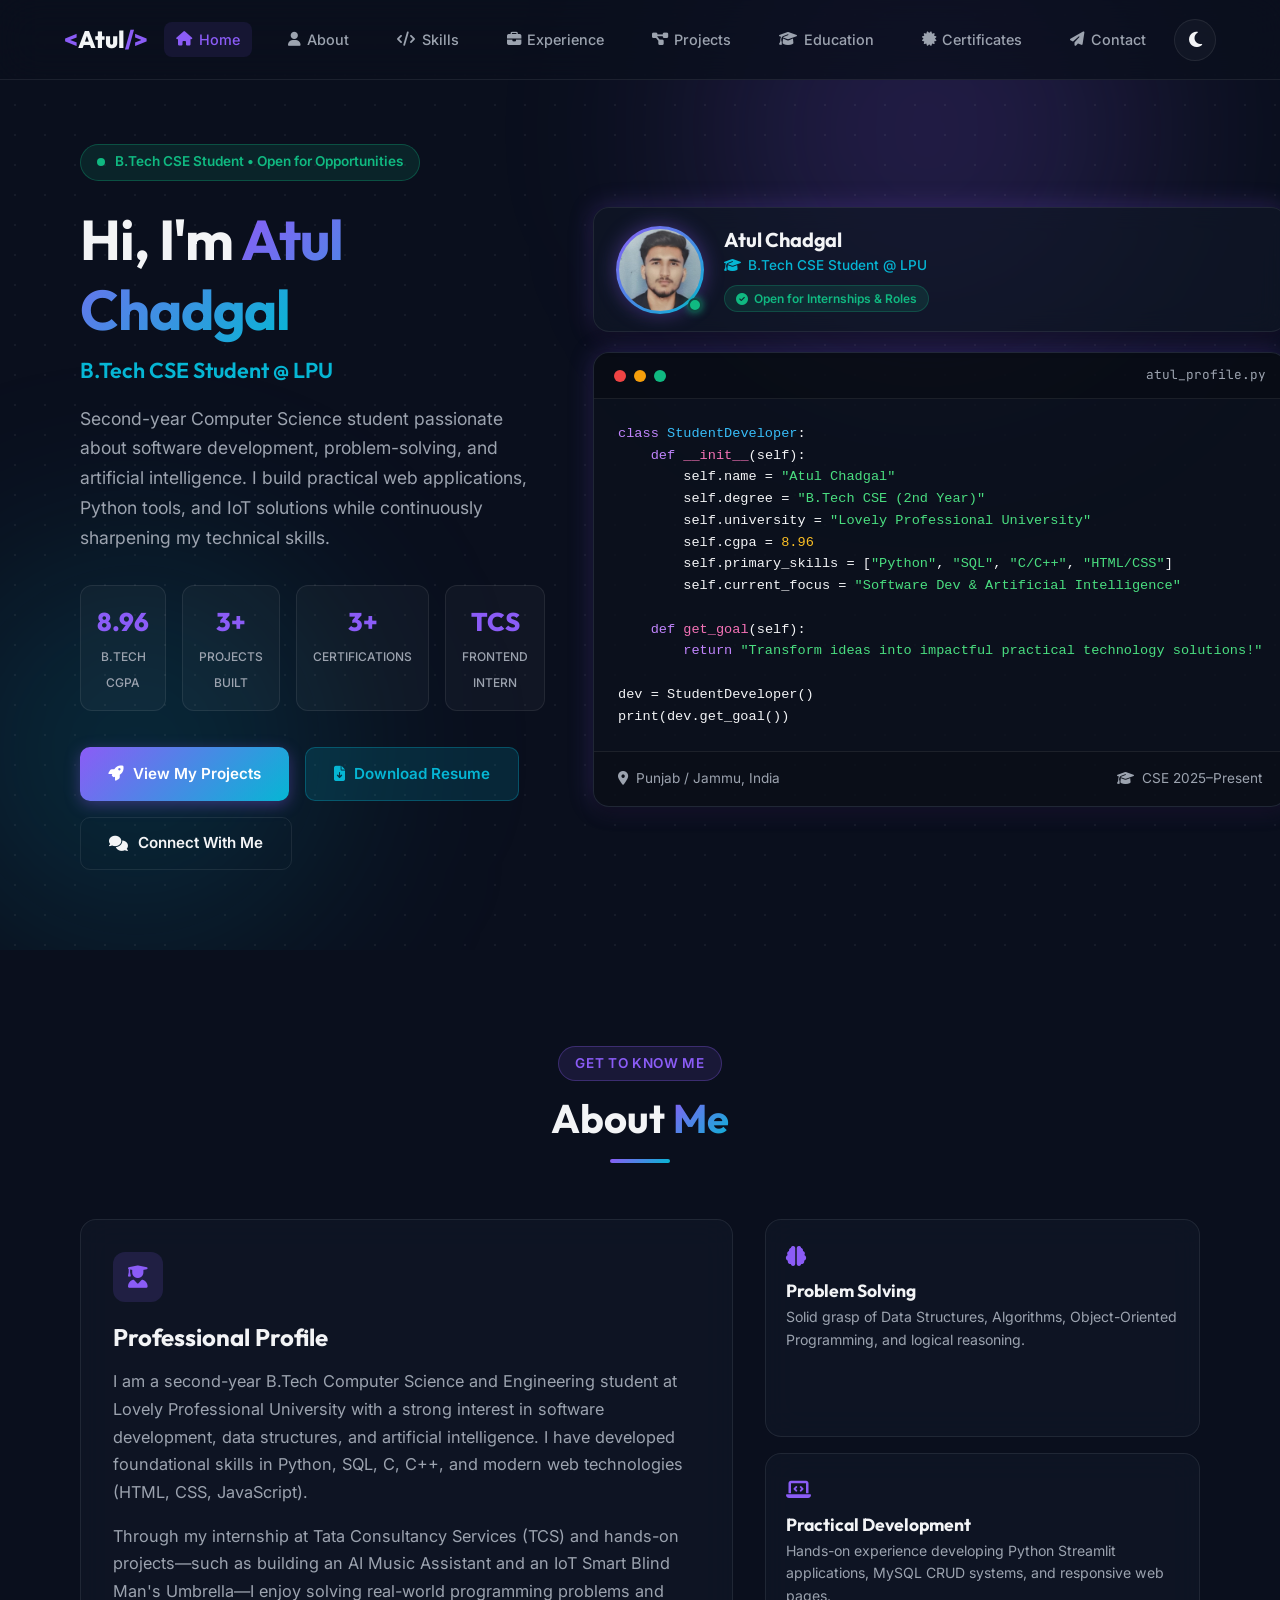
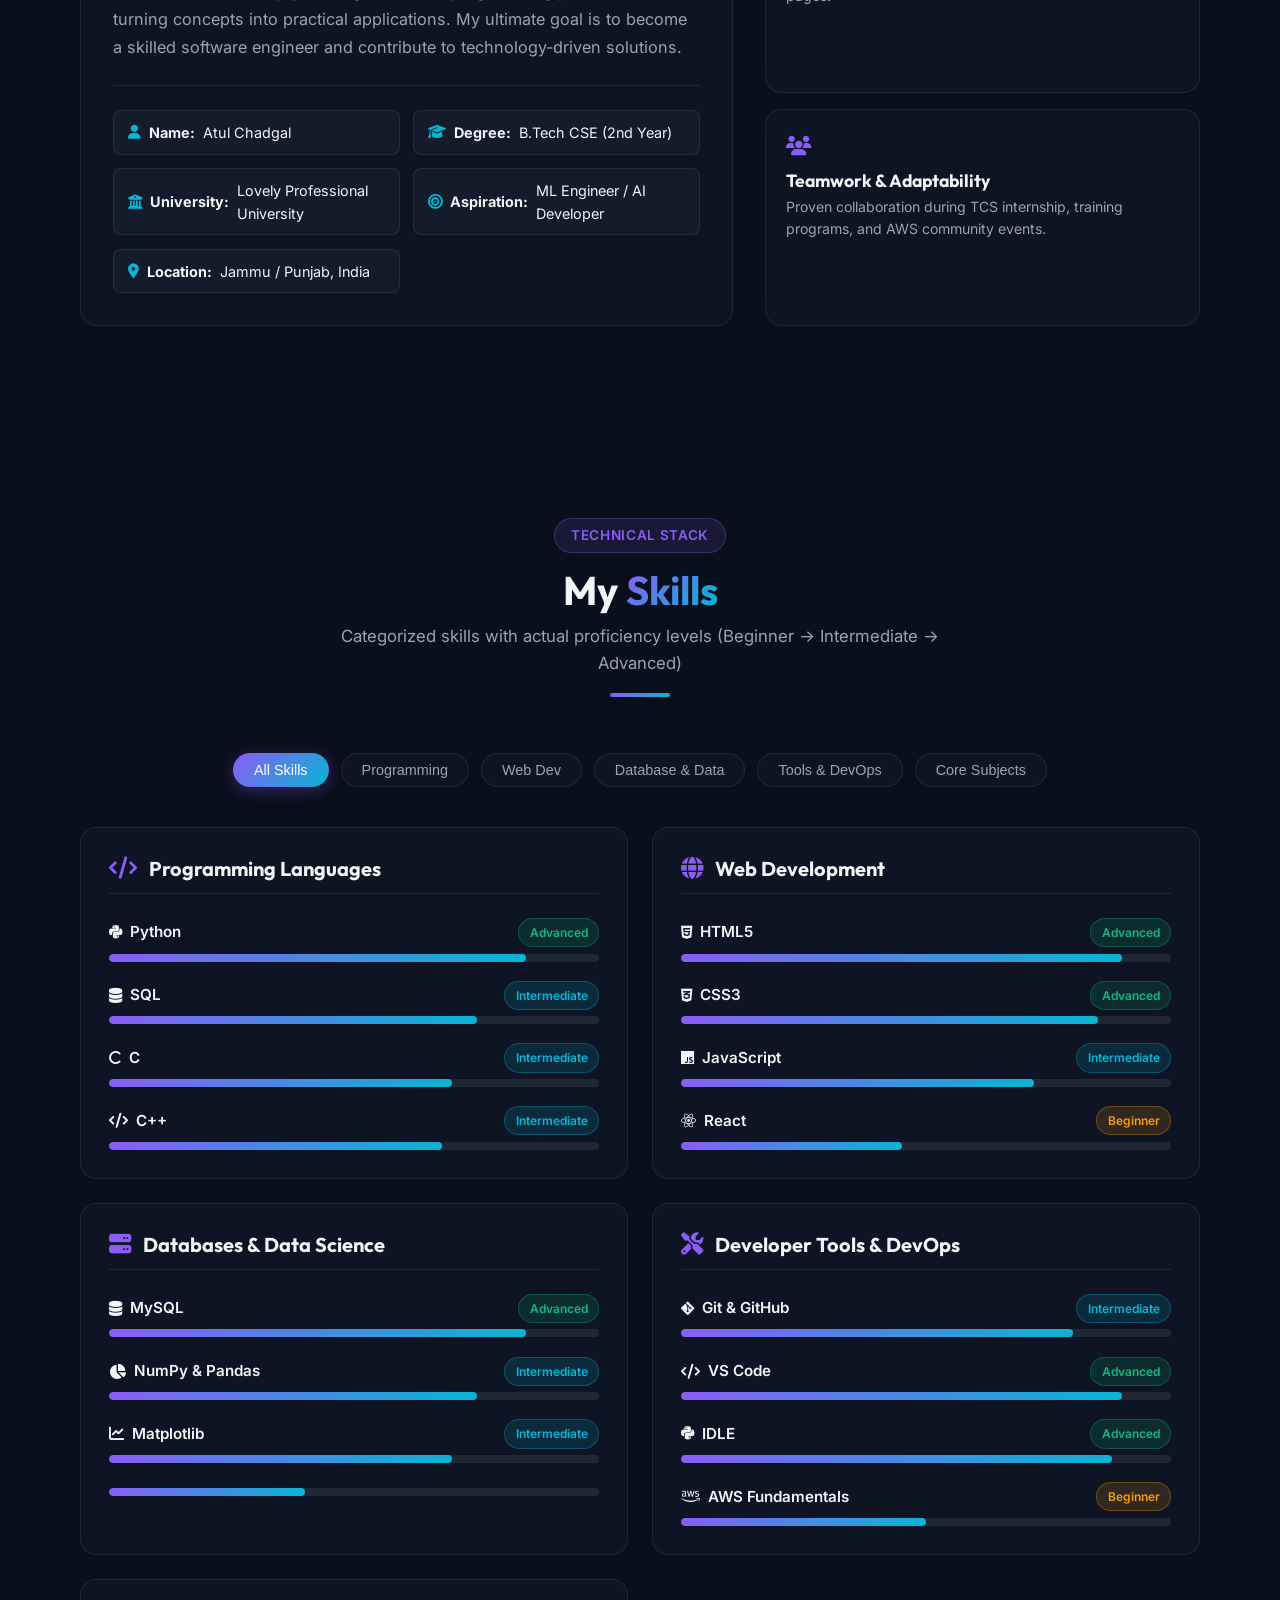
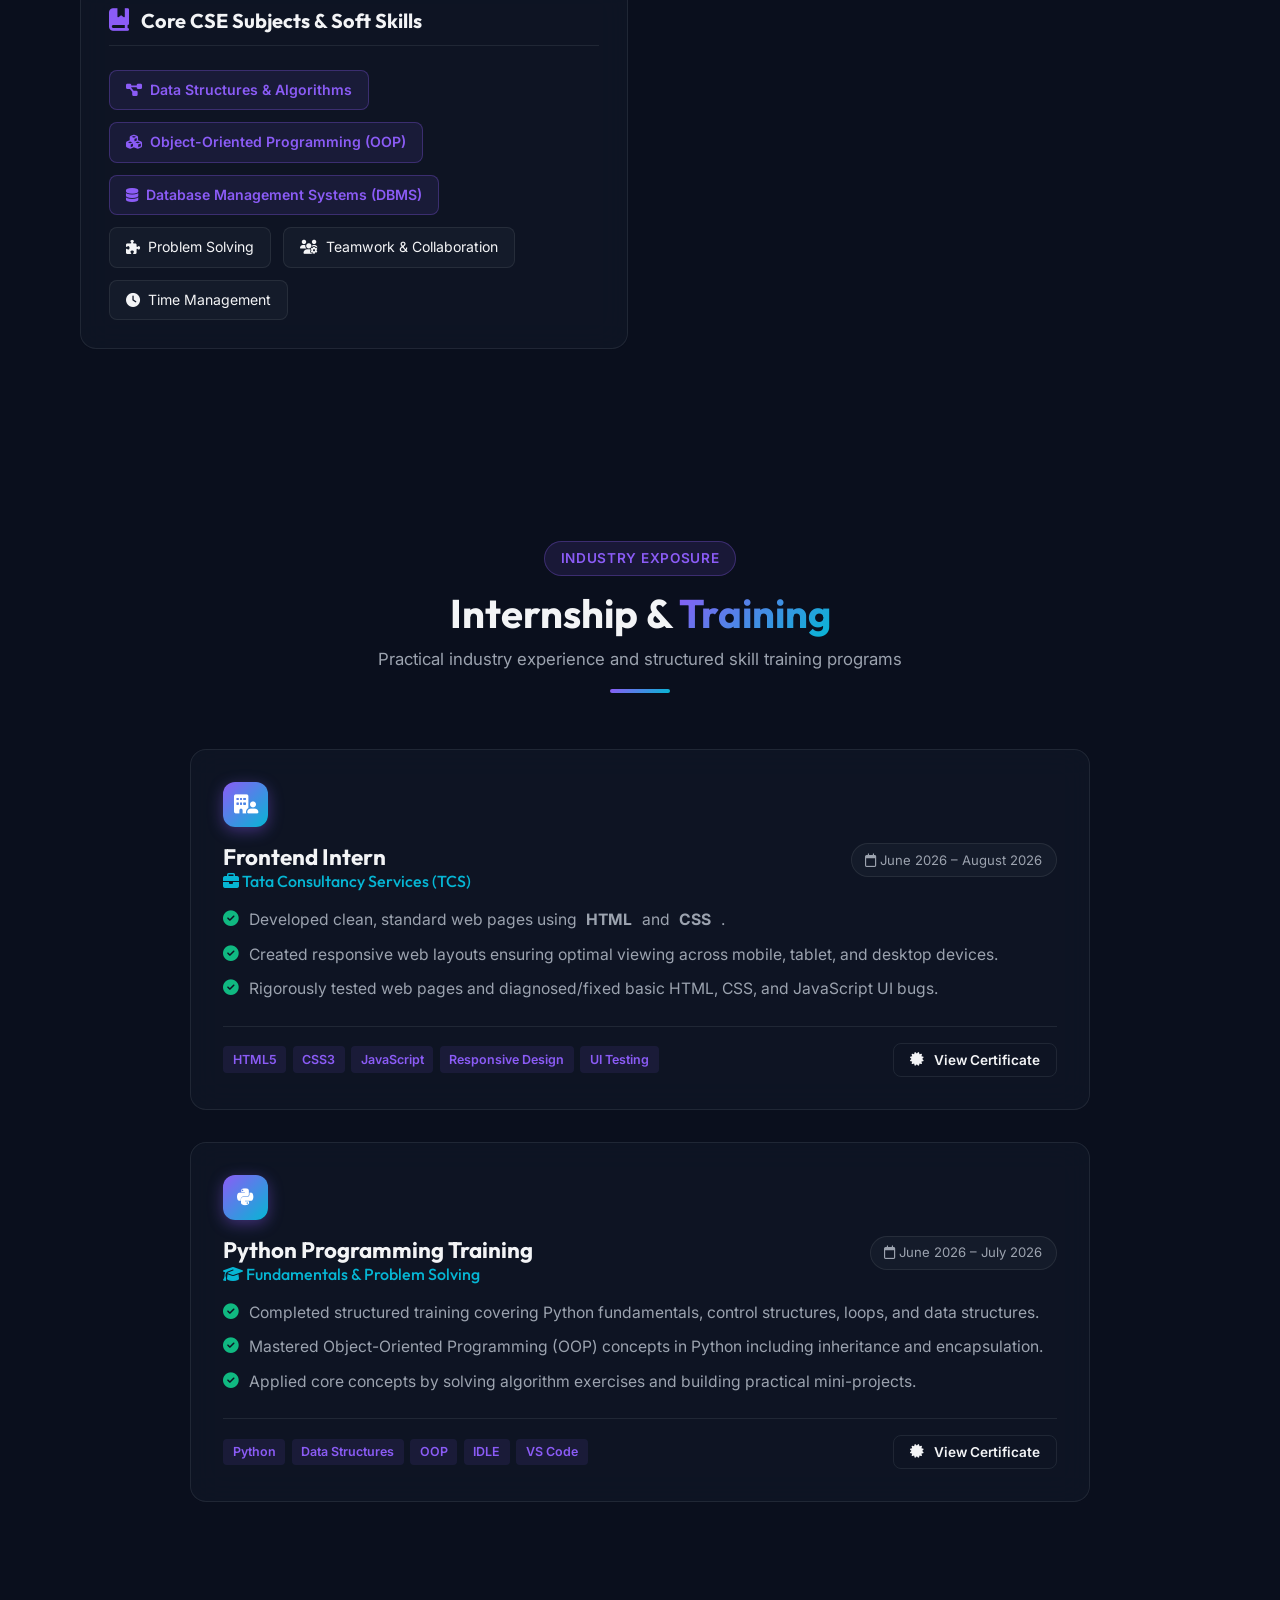
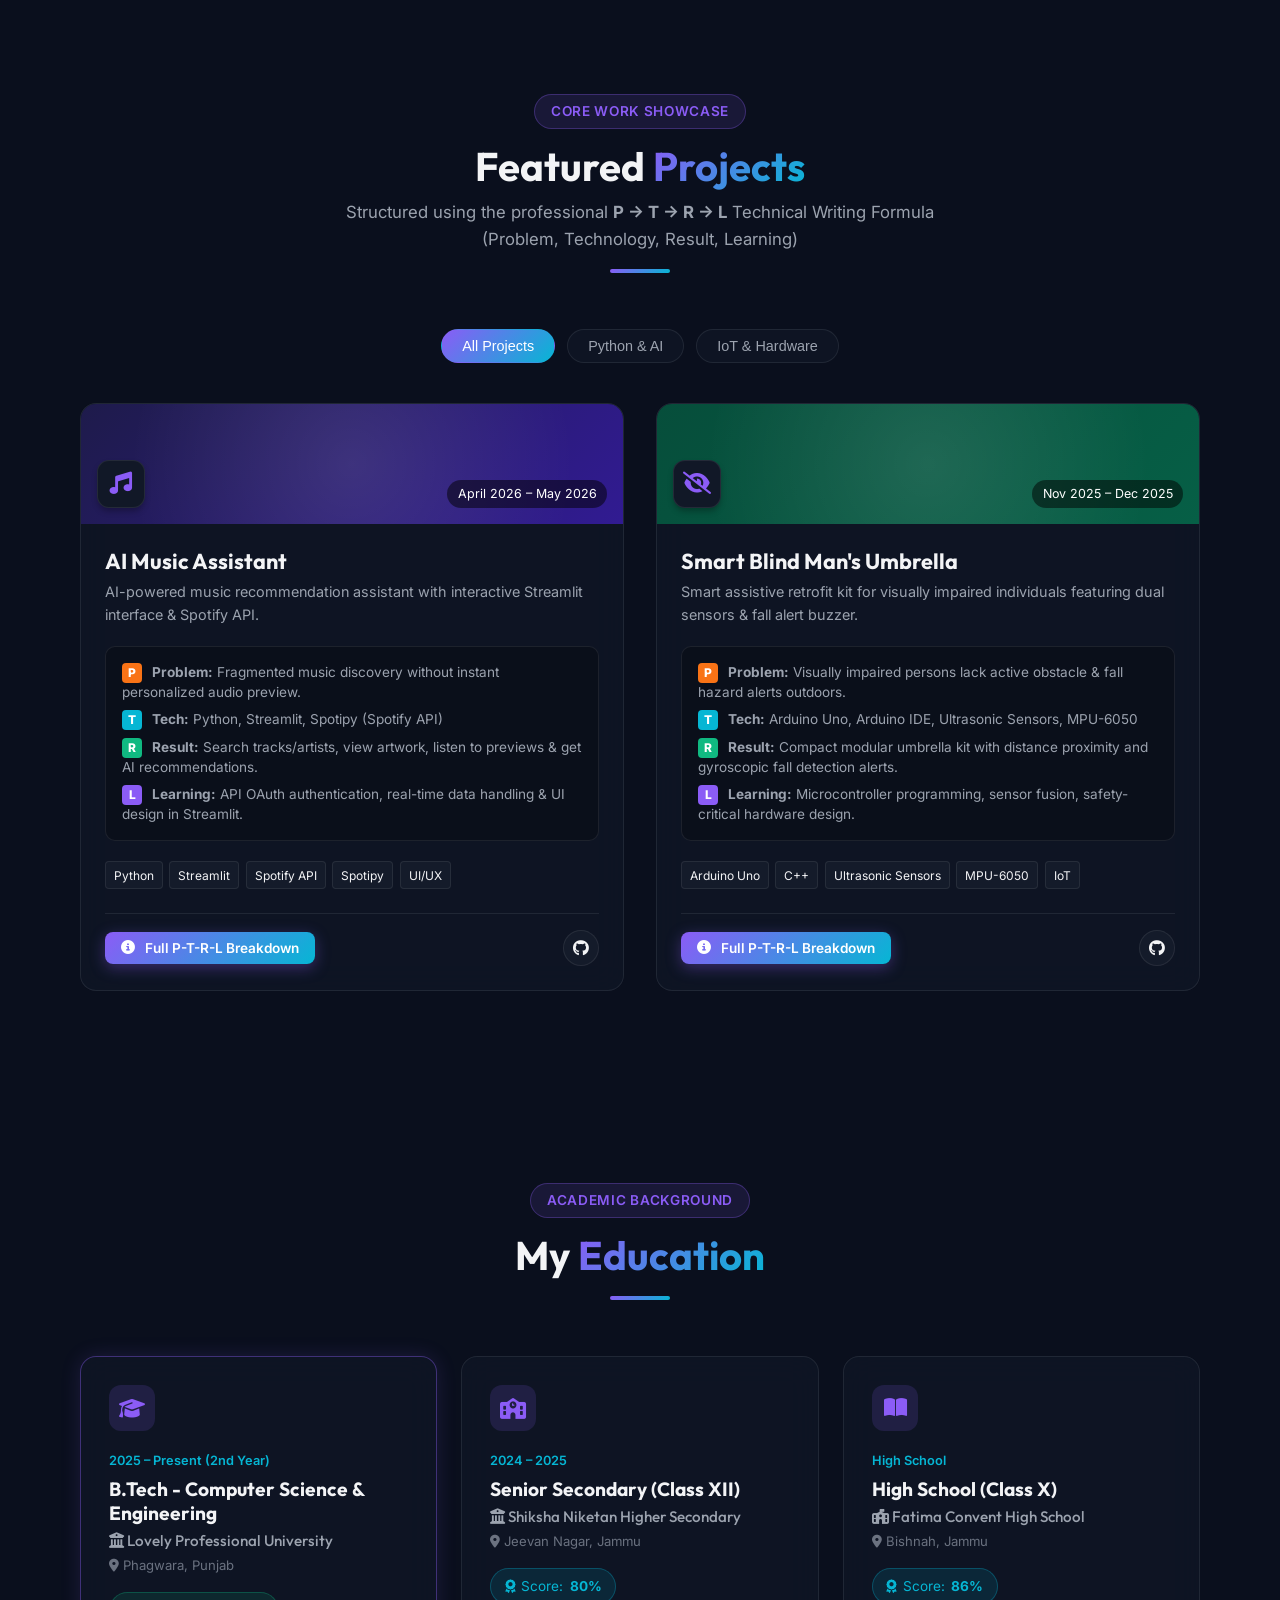
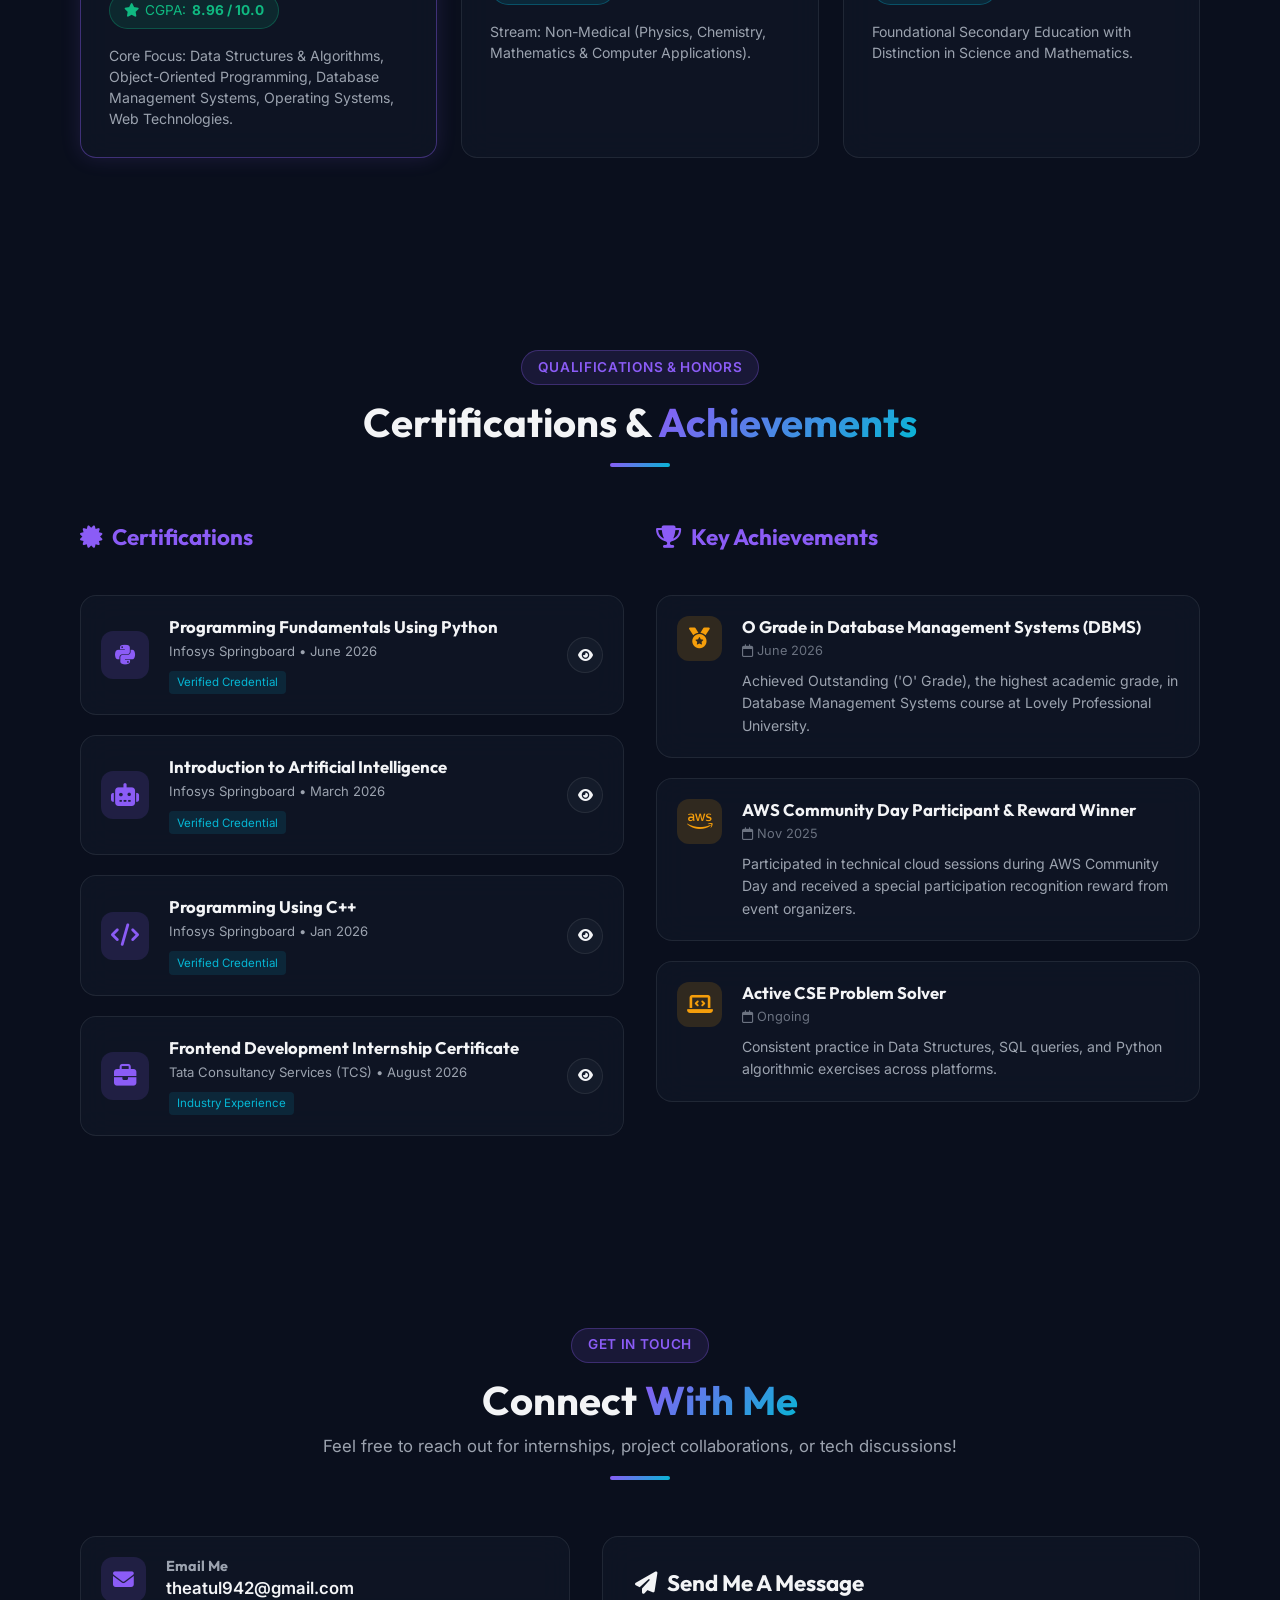
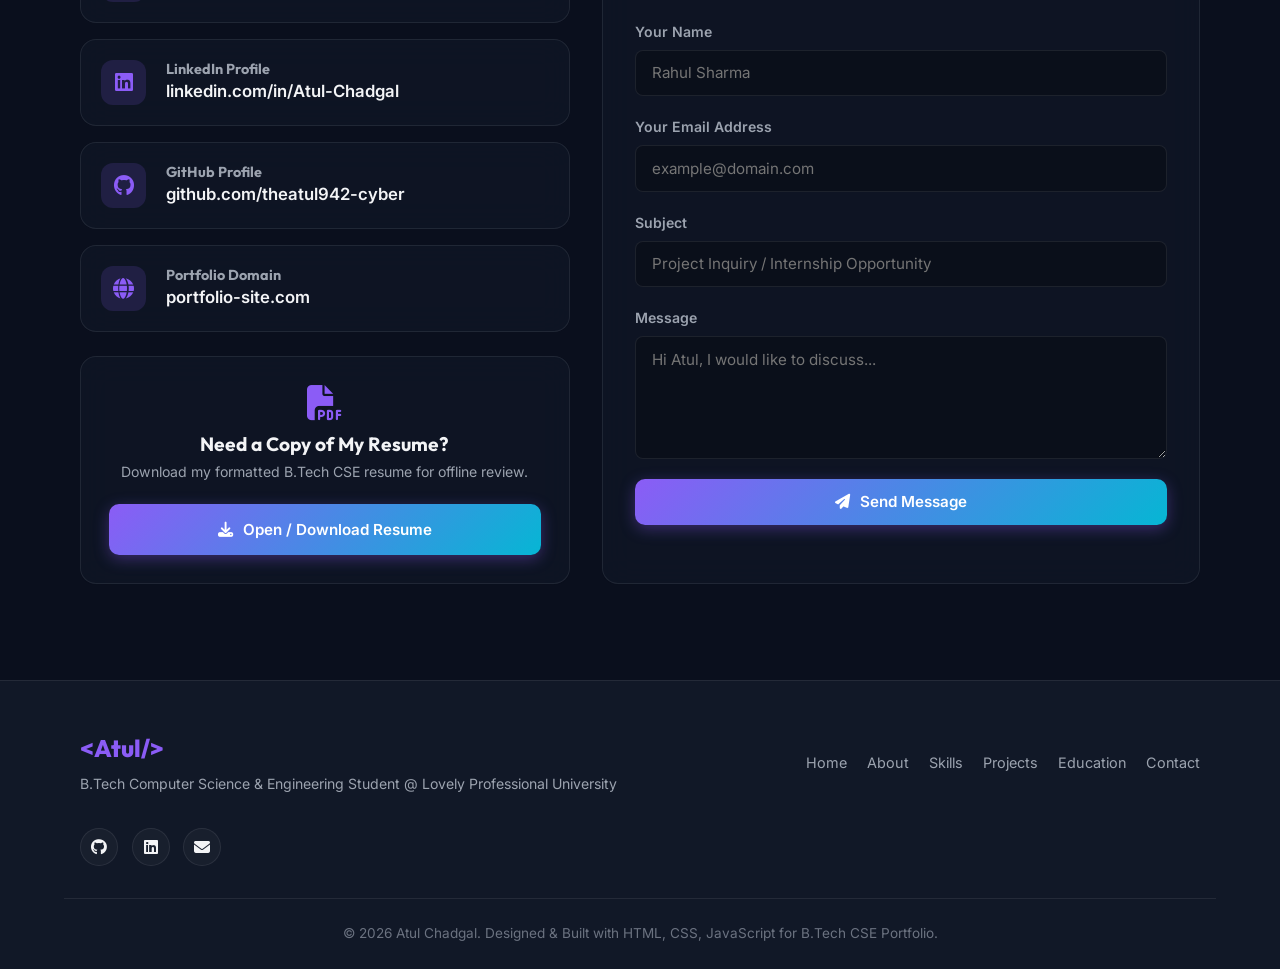
<file: index.html>
<!DOCTYPE html>
<html lang="en">

<head>
  <meta charset="UTF-8" />
  <meta name="viewport" content="width=device-width, initial-scale=1.0" />
  <meta name="description"
    content="Atul Chadgal - B.Tech CSE Student Portfolio. Computer Science student at Lovely Professional University specializing in Python, AI, Web Development, and Software Engineering." />
  <meta name="keywords"
    content="Atul Chadgal, Portfolio, CSE Student, Lovely Professional University, Python Developer, AI Music Assistant, Software Engineer" />
  <meta name="author" content="Atul Chadgal" />
  <title>Atul Chadgal | B.Tech CSE Portfolio</title>

  <!-- Google Fonts -->
  <link rel="preconnect" href="https://fonts.googleapis.com">
  <link rel="preconnect" href="https://fonts.gstatic.com" crossorigin>
  <link
    href="https://fonts.googleapis.com/css2?family=Inter:wght@300;400;500;600;700;800&family=Outfit:wght@400;500;600;700;800&family=JetBrains+Mono:wght@400;500&display=swap"
    rel="stylesheet">

  <!-- FontAwesome Icons -->
  <link rel="stylesheet" href="https://cdnjs.cloudflare.com/ajax/libs/font-awesome/6.4.0/css/all.min.css" />

  <!-- Stylesheets -->
  <link rel="stylesheet" href="styles.css" />
</head>

<body class="dark-theme">

  <!-- Navigation Bar -->
  <nav class="navbar" id="navbar">
    <div class="nav-container">
      <a href="#home" class="nav-logo">
        <span class="logo-accent">&lt;</span>Atul<span class="logo-accent">/&gt;</span>
      </a>

      <ul class="nav-menu" id="nav-menu">
        <li class="nav-item"><a href="#home" class="nav-link active"><i class="fa-solid fa-house"></i> Home</a></li>
        <li class="nav-item"><a href="#about" class="nav-link"><i class="fa-solid fa-user"></i> About</a></li>
        <li class="nav-item"><a href="#skills" class="nav-link"><i class="fa-solid fa-code"></i> Skills</a></li>
        <li class="nav-item"><a href="#experience" class="nav-link"><i class="fa-solid fa-briefcase"></i> Experience</a>
        </li>
        <li class="nav-item"><a href="#projects" class="nav-link"><i class="fa-solid fa-diagram-project"></i>
            Projects</a></li>
        <li class="nav-item"><a href="#education" class="nav-link"><i class="fa-solid fa-graduation-cap"></i>
            Education</a></li>
        <li class="nav-item"><a href="#certifications" class="nav-link"><i class="fa-solid fa-certificate"></i>
            Certificates</a></li>
        <li class="nav-item"><a href="#contact" class="nav-link"><i class="fa-solid fa-paper-plane"></i> Contact</a>
        </li>
      </ul>

      <div class="nav-actions">
        <button class="theme-toggle-btn" id="theme-toggle" aria-label="Toggle Dark/Light Mode">
          <i class="fa-solid fa-moon" id="theme-icon"></i>
        </button>
        <button class="hamburger" id="hamburger" aria-label="Open Navigation Menu">
          <span class="bar"></span>
          <span class="bar"></span>
          <span class="bar"></span>
        </button>
      </div>
    </div>
  </nav>

  <!-- Hero Section -->
  <section class="hero-section" id="home">
    <div class="hero-background-effects">
      <div class="gradient-glow glow-1"></div>
      <div class="gradient-glow glow-2"></div>
      <div class="grid-overlay"></div>
    </div>

    <div class="container hero-container">
      <div class="hero-content">
        <div class="status-badge">
          <span class="pulse-dot"></span>
          <span>B.Tech CSE Student • Open for Opportunities</span>
        </div>

        <h1 class="hero-title">
          Hi, I'm <span class="highlight-text">Atul Chadgal</span>
        </h1>
        <h2 class="hero-subtitle">
          <span class="typing-text" id="typing-text">B.Tech CSE Student | Python Enthusiast | Aspiring Software
            Developer</span>
        </h2>

        <p class="hero-description">
          Second-year Computer Science student passionate about software development, problem-solving, and artificial
          intelligence. I build practical web applications, Python tools, and IoT solutions while continuously
          sharpening my technical skills.
        </p>

        <div class="hero-stats">
          <div class="stat-card">
            <span class="stat-number">8.96</span>
            <span class="stat-label">B.Tech CGPA</span>
          </div>
          <div class="stat-card">
            <span class="stat-number">3+</span>
            <span class="stat-label">Projects Built</span>
          </div>
          <div class="stat-card">
            <span class="stat-number">3+</span>
            <span class="stat-label">Certifications</span>
          </div>
          <div class="stat-card">
            <span class="stat-number">TCS</span>
            <span class="stat-label">Frontend Intern</span>
          </div>
        </div>

        <div class="hero-cta-buttons">
          <a href="#projects" class="btn btn-primary">
            <i class="fa-solid fa-rocket"></i> View My Projects
          </a>
          <a href="resume.html" target="_blank" class="btn btn-secondary" id="resume-download-btn">
            <i class="fa-solid fa-file-arrow-down"></i> Download Resume
          </a>
          <a href="#contact" class="btn btn-outline">
            <i class="fa-solid fa-comments"></i> Connect With Me
          </a>
        </div>
      </div>

      <div class="hero-visual">
        <!-- Formal Circular Profile Header Card -->
        <div class="hero-profile-card glass-card">
          <div class="profile-avatar-container">
            <div class="avatar-ring">
              <img src="atul_profile.jpg" alt="Atul Chadgal Profile Photo" class="profile-avatar-img" />
              <span class="avatar-online-dot" title="Open to Opportunities"></span>
            </div>
          </div>
          <div class="profile-card-details">
            <h3 class="profile-card-name">Atul Chadgal</h3>
            <p class="profile-card-role"><i class="fa-solid fa-graduation-cap"></i> B.Tech CSE Student @ LPU</p>
            <span class="profile-status-pill"><i class="fa-solid fa-circle-check"></i> Open for Internships &
              Roles</span>
          </div>
        </div>

        <!-- Code Terminal Window -->
        <div class="profile-card-glass">
          <div class="card-header-bar">
            <span class="window-dot red"></span>
            <span class="window-dot yellow"></span>
            <span class="window-dot green"></span>
            <span class="window-title">atul_profile.py</span>
          </div>
          <div class="code-editor-body">
            <pre><code><span class="code-keyword">class</span> <span class="code-class">StudentDeveloper</span>:
    <span class="code-keyword">def</span> <span class="code-func">__init__</span>(self):
        self.name = <span class="code-str">"Atul Chadgal"</span>
        self.degree = <span class="code-str">"B.Tech CSE (2nd Year)"</span>
        self.university = <span class="code-str">"Lovely Professional University"</span>
        self.cgpa = <span class="code-num">8.96</span>
        self.primary_skills = [<span class="code-str">"Python"</span>, <span class="code-str">"SQL"</span>, <span class="code-str">"C/C++"</span>, <span class="code-str">"HTML/CSS"</span>]
        self.current_focus = <span class="code-str">"Software Dev & Artificial Intelligence"</span>

    <span class="code-keyword">def</span> <span class="code-func">get_goal</span>(self):
        <span class="code-keyword">return</span> <span class="code-str">"Transform ideas into impactful practical technology solutions!"</span>

dev = StudentDeveloper()
print(dev.get_goal())</code></pre>
          </div>
          <div class="profile-meta-footer">
            <div class="meta-item"><i class="fa-solid fa-location-dot"></i> Punjab / Jammu, India</div>
            <div class="meta-item"><i class="fa-solid fa-graduation-cap"></i> CSE 2025–Present</div>
          </div>
        </div>
      </div>
    </div>
  </section>

  <!-- About Me Section -->
  <section class="section about-section" id="about">
    <div class="container">
      <div class="section-header center">
        <span class="section-badge">Get To Know Me</span>
        <h2 class="section-title">About <span class="highlight">Me</span></h2>
        <div class="section-line"></div>
      </div>

      <div class="about-grid">
        <div class="about-card-main glass-card">
          <div class="about-icon-wrapper">
            <i class="fa-solid fa-user-graduate"></i>
          </div>
          <h3>Professional Profile</h3>
          <p class="about-text">
            I am a second-year B.Tech Computer Science and Engineering student at Lovely Professional University with a
            strong interest in software development, data structures, and artificial intelligence. I have developed
            foundational skills in Python, SQL, C, C++, and modern web technologies (HTML, CSS, JavaScript).
          </p>
          <p class="about-text">
            Through my internship at Tata Consultancy Services (TCS) and hands-on projects—such as building an AI Music
            Assistant and an IoT Smart Blind Man's Umbrella—I enjoy solving real-world programming problems and turning
            concepts into practical applications. My ultimate goal is to become a skilled software engineer and
            contribute to technology-driven solutions.
          </p>

          <div class="about-info-pills">
            <div class="info-pill"><i class="fa-solid fa-user"></i> <strong>Name:</strong> Atul Chadgal</div>
            <div class="info-pill"><i class="fa-solid fa-graduation-cap"></i> <strong>Degree:</strong> B.Tech CSE (2nd
              Year)</div>
            <div class="info-pill"><i class="fa-solid fa-university"></i> <strong>University:</strong> Lovely
              Professional University</div>

            <div class="info-pill"><i class="fa-solid fa-bullseye"></i> <strong>Aspiration:</strong> ML Engineer /
              AI Developer</div>
            <div class="info-pill"><i class="fa-solid fa-location-dot"></i> <strong>Location:</strong> Jammu / Punjab,
              India</div>
          </div>
        </div>

        <div class="about-strengths-grid">
          <div class="strength-card glass-card">
            <div class="strength-icon"><i class="fa-solid fa-brain"></i></div>
            <h4>Problem Solving</h4>
            <p>Solid grasp of Data Structures, Algorithms, Object-Oriented Programming, and logical reasoning.</p>
          </div>

          <div class="strength-card glass-card">
            <div class="strength-icon"><i class="fa-solid fa-laptop-code"></i></div>
            <h4>Practical Development</h4>
            <p>Hands-on experience developing Python Streamlit applications, MySQL CRUD systems, and responsive web
              pages.</p>
          </div>

          <div class="strength-card glass-card">
            <div class="strength-icon"><i class="fa-solid fa-users"></i></div>
            <h4>Teamwork & Adaptability</h4>
            <p>Proven collaboration during TCS internship, training programs, and AWS community events.</p>
          </div>
        </div>
      </div>
    </div>
    </div>
  </section>

  <!-- Skills Section -->
  <section class="section skills-section" id="skills">
    <div class="container">
      <div class="section-header center">
        <span class="section-badge">Technical Stack</span>
        <h2 class="section-title">My <span class="highlight">Skills</span></h2>
        <p class="section-subtitle">Categorized skills with actual proficiency levels (Beginner → Intermediate →
          Advanced)</p>
        <div class="section-line"></div>
      </div>

      <!-- Skill Category Filter Buttons -->
      <div class="skills-filter-buttons">
        <button class="filter-btn active" data-filter="all">All Skills</button>
        <button class="filter-btn" data-filter="languages">Programming</button>
        <button class="filter-btn" data-filter="web">Web Dev</button>
        <button class="filter-btn" data-filter="database">Database & Data</button>
        <button class="filter-btn" data-filter="tools">Tools & DevOps</button>
        <button class="filter-btn" data-filter="core">Core Subjects</button>
      </div>

      <div class="skills-container-grid">

        <!-- Programming Languages -->
        <div class="skill-category-card glass-card" data-category="languages">
          <div class="category-header">
            <i class="fa-solid fa-code category-icon"></i>
            <h3>Programming Languages</h3>
          </div>
          <div class="skills-list">
            <div class="skill-item">
              <div class="skill-info">
                <span class="skill-name"><i class="fa-brands fa-python"></i> Python</span>
                <span class="badge badge-advanced">Advanced</span>
              </div>
              <div class="progress-bar-bg">
                <div class="progress-fill" style="width: 85%;"></div>
              </div>
            </div>

            <div class="skill-item">
              <div class="skill-info">
                <span class="skill-name"><i class="fa-solid fa-database"></i> SQL</span>
                <span class="badge badge-intermediate">Intermediate</span>
              </div>
              <div class="progress-bar-bg">
                <div class="progress-fill" style="width: 75%;"></div>
              </div>
            </div>

            <div class="skill-item">
              <div class="skill-info">
                <span class="skill-name"><i class="fa-solid fa-c"></i> C</span>
                <span class="badge badge-intermediate">Intermediate</span>
              </div>
              <div class="progress-bar-bg">
                <div class="progress-fill" style="width: 70%;"></div>
              </div>
            </div>

            <div class="skill-item">
              <div class="skill-info">
                <span class="skill-name"><i class="fa-solid fa-code"></i> C++</span>
                <span class="badge badge-intermediate">Intermediate</span>
              </div>
              <div class="progress-bar-bg">
                <div class="progress-fill" style="width: 68%;"></div>
              </div>
            </div>
          </div>
        </div>

        <!-- Web Development -->
        <div class="skill-category-card glass-card" data-category="web">
          <div class="category-header">
            <i class="fa-solid fa-globe category-icon"></i>
            <h3>Web Development</h3>
          </div>
          <div class="skills-list">
            <div class="skill-item">
              <div class="skill-info">
                <span class="skill-name"><i class="fa-brands fa-html5"></i> HTML5</span>
                <span class="badge badge-advanced">Advanced</span>
              </div>
              <div class="progress-bar-bg">
                <div class="progress-fill" style="width: 90%;"></div>
              </div>
            </div>

            <div class="skill-item">
              <div class="skill-info">
                <span class="skill-name"><i class="fa-brands fa-css3-alt"></i> CSS3</span>
                <span class="badge badge-advanced">Advanced</span>
              </div>
              <div class="progress-bar-bg">
                <div class="progress-fill" style="width: 85%;"></div>
              </div>
            </div>

            <div class="skill-item">
              <div class="skill-info">
                <span class="skill-name"><i class="fa-brands fa-js"></i> JavaScript</span>
                <span class="badge badge-intermediate">Intermediate</span>
              </div>
              <div class="progress-bar-bg">
                <div class="progress-fill" style="width: 72%;"></div>
              </div>
            </div>

            <div class="skill-item">
              <div class="skill-info">
                <span class="skill-name"><i class="fa-brands fa-react"></i> React</span>
                <span class="badge badge-beginner">Beginner</span>
              </div>
              <div class="progress-bar-bg">
                <div class="progress-fill" style="width: 45%;"></div>
              </div>
            </div>
          </div>
        </div>

        <!-- Database & Data Science -->
        <div class="skill-category-card glass-card" data-category="database">
          <div class="category-header">
            <i class="fa-solid fa-server category-icon"></i>
            <h3>Databases & Data Science</h3>
          </div>
          <div class="skills-list">
            <div class="skill-item">
              <div class="skill-info">
                <span class="skill-name"><i class="fa-solid fa-database"></i> MySQL</span>
                <span class="badge badge-advanced">Advanced</span>
              </div>
              <div class="progress-bar-bg">
                <div class="progress-fill" style="width: 85%;"></div>
              </div>
            </div>

            <div class="skill-item">
              <div class="skill-info">
                <span class="skill-name"><i class="fa-solid fa-chart-pie"></i> NumPy & Pandas</span>
                <span class="badge badge-intermediate">Intermediate</span>
              </div>
              <div class="progress-bar-bg">
                <div class="progress-fill" style="width: 75%;"></div>
              </div>
            </div>

            <div class="skill-item">
              <div class="skill-info">
                <span class="skill-name"><i class="fa-solid fa-chart-line"></i> Matplotlib</span>
                <span class="badge badge-intermediate">Intermediate</span>
              </div>
              <div class="progress-bar-bg">
                <div class="progress-fill" style="width: 70%;"></div>
              </div>
            </div>

            <div class="skill-item">
              <div class="skill-info">
              </div>
              <div class="progress-bar-bg">
                <div class="progress-fill" style="width: 40%;"></div>
              </div>
            </div>
          </div>
        </div>

        <!-- Developer Tools & DevOps -->
        <div class="skill-category-card glass-card" data-category="tools">
          <div class="category-header">
            <i class="fa-solid fa-screwdriver-wrench category-icon"></i>
            <h3>Developer Tools & DevOps</h3>
          </div>
          <div class="skills-list">
            <div class="skill-item">
              <div class="skill-info">
                <span class="skill-name"><i class="fa-brands fa-git-alt"></i> Git & GitHub</span>
                <span class="badge badge-intermediate">Intermediate</span>
              </div>
              <div class="progress-bar-bg">
                <div class="progress-fill" style="width: 80%;"></div>
              </div>
            </div>

            <div class="skill-item">
              <div class="skill-info">
                <span class="skill-name"><i class="fa-solid fa-code"></i> VS Code</span>
                <span class="badge badge-advanced">Advanced</span>
              </div>
              <div class="progress-bar-bg">
                <div class="progress-fill" style="width: 90%;"></div>
              </div>
            </div>

            <div class="skill-item">
              <div class="skill-info">
                <span class="skill-name"><i class="fa-brands fa-python"></i> IDLE</span>
                <span class="badge badge-advanced">Advanced</span>
              </div>
              <div class="progress-bar-bg">
                <div class="progress-fill" style="width: 88%;"></div>
              </div>
            </div>

            <div class="skill-item">
              <div class="skill-info">
                <span class="skill-name"><i class="fa-brands fa-aws"></i> AWS Fundamentals</span>
                <span class="badge badge-beginner">Beginner</span>
              </div>
              <div class="progress-bar-bg">
                <div class="progress-fill" style="width: 50%;"></div>
              </div>
            </div>
          </div>
        </div>

        <!-- Core Computer Science Subjects -->
        <div class="skill-category-card glass-card" data-category="core">
          <div class="category-header">
            <i class="fa-solid fa-book-bookmark category-icon"></i>
            <h3>Core CSE Subjects & Soft Skills</h3>
          </div>
          <div class="skills-tags-grid">
            <span class="tag-pill highlight-pill"><i class="fa-solid fa-diagram-project"></i> Data Structures &
              Algorithms</span>
            <span class="tag-pill highlight-pill"><i class="fa-solid fa-cubes"></i> Object-Oriented Programming
              (OOP)</span>
            <span class="tag-pill highlight-pill"><i class="fa-solid fa-database"></i> Database Management Systems
              (DBMS)</span>
            <span class="tag-pill"><i class="fa-solid fa-puzzle-piece"></i> Problem Solving</span>
            <span class="tag-pill"><i class="fa-solid fa-users-gear"></i> Teamwork & Collaboration</span>
            <span class="tag-pill"><i class="fa-solid fa-clock"></i> Time Management</span>
          </div>
        </div>

      </div>
    </div>
  </section>

  <!-- Experience & Training Section -->
  <section class="section experience-section" id="experience">
    <div class="container">
      <div class="section-header center">
        <span class="section-badge">Industry Exposure</span>
        <h2 class="section-title">Internship & <span class="highlight">Training</span></h2>
        <p class="section-subtitle">Practical industry experience and structured skill training programs</p>
        <div class="section-line"></div>
      </div>

      <div class="timeline-wrapper">

        <!-- TCS Internship Card -->
        <div class="timeline-card glass-card">
          <div class="timeline-badge-icon"><i class="fa-solid fa-building-user"></i></div>
          <div class="timeline-header">
            <div>
              <h3 class="timeline-role">Frontend Intern</h3>
              <h4 class="timeline-company"><i class="fa-solid fa-briefcase"></i> Tata Consultancy Services (TCS)</h4>
            </div>
            <div class="timeline-period-badge">
              <i class="fa-regular fa-calendar"></i> June 2026 – August 2026
            </div>
          </div>

          <ul class="timeline-bullet-list">
            <li><i class="fa-solid fa-check-circle"></i> Developed clean, standard web pages using <strong>HTML</strong>
              and <strong>CSS</strong>.</li>
            <li><i class="fa-solid fa-check-circle"></i> Created responsive web layouts ensuring optimal viewing across
              mobile, tablet, and desktop devices.</li>
            <li><i class="fa-solid fa-check-circle"></i> Rigorously tested web pages and diagnosed/fixed basic HTML,
              CSS, and JavaScript UI bugs.</li>
          </ul>

          <div class="timeline-footer">
            <div class="tech-tags">
              <span class="tech-tag">HTML5</span>
              <span class="tech-tag">CSS3</span>
              <span class="tech-tag">JavaScript</span>
              <span class="tech-tag">Responsive Design</span>
              <span class="tech-tag">UI Testing</span>
            </div>
            <button class="btn btn-sm btn-outline view-cert-btn" data-cert="tcs">
              <i class="fa-solid fa-certificate"></i> View Certificate
            </button>
          </div>
        </div>

        <!-- Python Training Card -->
        <div class="timeline-card glass-card">
          <div class="timeline-badge-icon"><i class="fa-brands fa-python"></i></div>
          <div class="timeline-header">
            <div>
              <h3 class="timeline-role">Python Programming Training</h3>
              <h4 class="timeline-company"><i class="fa-solid fa-graduation-cap"></i> Fundamentals & Problem Solving
              </h4>
            </div>
            <div class="timeline-period-badge">
              <i class="fa-regular fa-calendar"></i> June 2026 – July 2026
            </div>
          </div>

          <ul class="timeline-bullet-list">
            <li><i class="fa-solid fa-check-circle"></i> Completed structured training covering Python fundamentals,
              control structures, loops, and data structures.</li>
            <li><i class="fa-solid fa-check-circle"></i> Mastered Object-Oriented Programming (OOP) concepts in Python
              including inheritance and encapsulation.</li>
            <li><i class="fa-solid fa-check-circle"></i> Applied core concepts by solving algorithm exercises and
              building practical mini-projects.</li>
          </ul>

          <div class="timeline-footer">
            <div class="tech-tags">
              <span class="tech-tag">Python</span>
              <span class="tech-tag">Data Structures</span>
              <span class="tech-tag">OOP</span>
              <span class="tech-tag">IDLE</span>
              <span class="tech-tag">VS Code</span>
            </div>
            <button class="btn btn-sm btn-outline view-cert-btn" data-cert="python-training">
              <i class="fa-solid fa-certificate"></i> View Certificate
            </button>
          </div>
        </div>

      </div>
    </div>
  </section>

  <!-- Projects Section (Formulated with P -> T -> R -> L) -->
  <section class="section projects-section" id="projects">
    <div class="container">
      <div class="section-header center">
        <span class="section-badge">Core Work Showcase</span>
        <h2 class="section-title">Featured <span class="highlight">Projects</span></h2>
        <p class="section-subtitle">Structured using the professional <strong>P → T → R → L</strong> Technical Writing
          Formula (Problem, Technology, Result, Learning)</p>
        <div class="section-line"></div>
      </div>

      <!-- Project Category Filters -->
      <div class="project-filter-buttons">
        <button class="project-filter-btn active" data-pfilter="all">All Projects</button>
        <button class="project-filter-btn" data-pfilter="python">Python & AI</button>
        <button class="project-filter-btn" data-pfilter="iot">IoT & Hardware</button>
      </div>

      <div class="projects-grid">

        <!-- Project 1: AI Music Assistant -->
        <div class="project-card glass-card" data-pcategory="python">
          <div class="project-banner">
            <div class="project-banner-overlay"></div>
            <div class="project-icon-floating"><i class="fa-solid fa-music"></i></div>
            <span class="project-date">April 2026 – May 2026</span>
          </div>

          <div class="project-body">
            <h3 class="project-title">AI Music Assistant</h3>
            <p class="project-tagline">AI-powered music recommendation assistant with interactive Streamlit interface &
              Spotify API.</p>

            <div class="ptrl-summary-box">
              <div class="ptrl-item"><span class="ptrl-letter p-letter">P</span> <strong>Problem:</strong> Fragmented
                music discovery without instant personalized audio preview.</div>
              <div class="ptrl-item"><span class="ptrl-letter t-letter">T</span> <strong>Tech:</strong> Python,
                Streamlit, Spotipy (Spotify API)</div>
              <div class="ptrl-item"><span class="ptrl-letter r-letter">R</span> <strong>Result:</strong> Search
                tracks/artists, view artwork, listen to previews & get AI recommendations.</div>
              <div class="ptrl-item"><span class="ptrl-letter l-letter">L</span> <strong>Learning:</strong> API OAuth
                authentication, real-time data handling & UI design in Streamlit.</div>
            </div>

            <div class="project-skills-list">
              <span class="pskill-tag">Python</span>
              <span class="pskill-tag">Streamlit</span>
              <span class="pskill-tag">Spotify API</span>
              <span class="pskill-tag">Spotipy</span>
              <span class="pskill-tag">UI/UX</span>
            </div>

            <div class="project-card-footer">
              <button class="btn btn-sm btn-primary open-ptrl-modal" data-project="music">
                <i class="fa-solid fa-circle-info"></i> Full P-T-R-L Breakdown
              </button>
              <a href="https://github.com/theatul942-cyber" target="_blank" class="project-icon-link"
                aria-label="GitHub Repository">
                <i class="fa-brands fa-github"></i>
              </a>
            </div>
          </div>
        </div>

        <!-- Project 2: Smart Blind Man's Umbrella -->
        <div class="project-card glass-card" data-pcategory="iot">
          <div class="project-banner banner-iot">
            <div class="project-banner-overlay"></div>
            <div class="project-icon-floating"><i class="fa-solid fa-eye-slash"></i></div>
            <span class="project-date">Nov 2025 – Dec 2025</span>
          </div>

          <div class="project-body">
            <h3 class="project-title">Smart Blind Man's Umbrella</h3>
            <p class="project-tagline">Smart assistive retrofit kit for visually impaired individuals featuring dual
              sensors & fall alert buzzer.</p>

            <div class="ptrl-summary-box">
              <div class="ptrl-item"><span class="ptrl-letter p-letter">P</span> <strong>Problem:</strong> Visually
                impaired persons lack active obstacle & fall hazard alerts outdoors.</div>
              <div class="ptrl-item"><span class="ptrl-letter t-letter">T</span> <strong>Tech:</strong> Arduino Uno,
                Arduino IDE, Ultrasonic Sensors, MPU-6050</div>
              <div class="ptrl-item"><span class="ptrl-letter r-letter">R</span> <strong>Result:</strong> Compact
                modular umbrella kit with distance proximity and gyroscopic fall detection alerts.</div>
              <div class="ptrl-item"><span class="ptrl-letter l-letter">L</span> <strong>Learning:</strong>
                Microcontroller programming, sensor fusion, safety-critical hardware design.</div>
            </div>

            <div class="project-skills-list">
              <span class="pskill-tag">Arduino Uno</span>
              <span class="pskill-tag">C++</span>
              <span class="pskill-tag">Ultrasonic Sensors</span>
              <span class="pskill-tag">MPU-6050</span>
              <span class="pskill-tag">IoT</span>
            </div>

            <div class="project-card-footer">
              <button class="btn btn-sm btn-primary open-ptrl-modal" data-project="umbrella">
                <i class="fa-solid fa-circle-info"></i> Full P-T-R-L Breakdown
              </button>
              <a href="https://github.com/theatul942-cyber" target="_blank" class="project-icon-link"
                aria-label="GitHub Repository">
                <i class="fa-brands fa-github"></i>
              </a>
            </div>
          </div>
        </div>

      </div>
    </div>
  </section>

  <!-- Education Section -->
  <section class="section education-section" id="education">
    <div class="container">
      <div class="section-header center">
        <span class="section-badge">Academic Background</span>
        <h2 class="section-title">My <span class="highlight">Education</span></h2>
        <div class="section-line"></div>
      </div>

      <div class="education-cards-grid">

        <!-- University Degree -->
        <div class="edu-card glass-card featured-edu">
          <div class="edu-icon"><i class="fa-solid fa-graduation-cap"></i></div>
          <div class="edu-details">
            <span class="edu-year">2025 – Present (2nd Year)</span>
            <h3>B.Tech - Computer Science & Engineering</h3>
            <h4><i class="fa-solid fa-university"></i> Lovely Professional University</h4>
            <p class="edu-location"><i class="fa-solid fa-location-dot"></i> Phagwara, Punjab</p>
            <div class="edu-score-badge">
              <i class="fa-solid fa-star"></i> CGPA: <strong>8.96 / 10.0</strong>
            </div>
            <p class="edu-desc">Core Focus: Data Structures & Algorithms, Object-Oriented Programming, Database
              Management Systems, Operating Systems, Web Technologies.</p>
          </div>
        </div>

        <!-- Class XII -->
        <div class="edu-card glass-card">
          <div class="edu-icon"><i class="fa-solid fa-school"></i></div>
          <div class="edu-details">
            <span class="edu-year">2024 – 2025</span>
            <h3>Senior Secondary (Class XII)</h3>
            <h4><i class="fa-solid fa-building-columns"></i> Shiksha Niketan Higher Secondary</h4>
            <p class="edu-location"><i class="fa-solid fa-location-dot"></i> Jeevan Nagar, Jammu</p>
            <div class="edu-score-badge secondary">
              <i class="fa-solid fa-award"></i> Score: <strong>80%</strong>
            </div>
            <p class="edu-desc">Stream: Non-Medical (Physics, Chemistry, Mathematics & Computer Applications).</p>
          </div>
        </div>

        <!-- Class X -->
        <div class="edu-card glass-card">
          <div class="edu-icon"><i class="fa-solid fa-book-open"></i></div>
          <div class="edu-details">
            <span class="edu-year">High School</span>
            <h3>High School (Class X)</h3>
            <h4><i class="fa-solid fa-school-flag"></i> Fatima Convent High School</h4>
            <p class="edu-location"><i class="fa-solid fa-location-dot"></i> Bishnah, Jammu</p>
            <div class="edu-score-badge secondary">
              <i class="fa-solid fa-award"></i> Score: <strong>86%</strong>
            </div>
            <p class="edu-desc">Foundational Secondary Education with Distinction in Science and Mathematics.</p>
          </div>
        </div>

      </div>
    </div>
  </section>

  <!-- Certifications & Achievements Section -->
  <section class="section certifications-section" id="certifications">
    <div class="container">
      <div class="section-header center">
        <span class="section-badge">Qualifications & Honors</span>
        <h2 class="section-title">Certifications & <span class="highlight">Achievements</span></h2>
        <div class="section-line"></div>
      </div>

      <div class="cert-achieve-grid">

        <!-- Certifications Column -->
        <div class="cert-column">
          <h3 class="column-title"><i class="fa-solid fa-certificate"></i> Certifications</h3>

          <div class="cert-card glass-card">
            <div class="cert-logo"><i class="fa-brands fa-python"></i></div>
            <div class="cert-info">
              <h4>Programming Fundamentals Using Python</h4>
              <p class="cert-issuer">Infosys Springboard • June 2026</p>
              <span class="cert-badge">Verified Credential</span>
            </div>
            <button class="cert-view-btn" data-cert="infosys-python" aria-label="View Certificate"><i
                class="fa-solid fa-eye"></i></button>
          </div>

          <div class="cert-card glass-card">
            <div class="cert-logo"><i class="fa-solid fa-robot"></i></div>
            <div class="cert-info">
              <h4>Introduction to Artificial Intelligence</h4>
              <p class="cert-issuer">Infosys Springboard • March 2026</p>
              <span class="cert-badge">Verified Credential</span>
            </div>
            <button class="cert-view-btn" data-cert="infosys-ai" aria-label="View Certificate"><i
                class="fa-solid fa-eye"></i></button>
          </div>

          <div class="cert-card glass-card">
            <div class="cert-logo"><i class="fa-solid fa-code"></i></div>
            <div class="cert-info">
              <h4>Programming Using C++</h4>
              <p class="cert-issuer">Infosys Springboard • Jan 2026</p>
              <span class="cert-badge">Verified Credential</span>
            </div>
            <button class="cert-view-btn" data-cert="infosys-cpp" aria-label="View Certificate"><i
                class="fa-solid fa-eye"></i></button>
          </div>

          <div class="cert-card glass-card">
            <div class="cert-logo"><i class="fa-solid fa-briefcase"></i></div>
            <div class="cert-info">
              <h4>Frontend Development Internship Certificate</h4>
              <p class="cert-issuer">Tata Consultancy Services (TCS) • August 2026</p>
              <span class="cert-badge">Industry Experience</span>
            </div>
            <button class="cert-view-btn" data-cert="tcs" aria-label="View Certificate"><i
                class="fa-solid fa-eye"></i></button>
          </div>
        </div>

        <!-- Achievements Column -->
        <div class="achieve-column">
          <h3 class="column-title"><i class="fa-solid fa-trophy"></i> Key Achievements</h3>

          <div class="achieve-card glass-card">
            <div class="achieve-icon"><i class="fa-solid fa-medal"></i></div>
            <div class="achieve-info">
              <h4>O Grade in Database Management Systems (DBMS)</h4>
              <span class="achieve-date"><i class="fa-regular fa-calendar"></i> June 2026</span>
              <p>Achieved Outstanding ('O' Grade), the highest academic grade, in Database Management Systems course at
                Lovely Professional University.</p>
            </div>
          </div>

          <div class="achieve-card glass-card">
            <div class="achieve-icon"><i class="fa-brands fa-aws"></i></div>
            <div class="achieve-info">
              <h4>AWS Community Day Participant & Reward Winner</h4>
              <span class="achieve-date"><i class="fa-regular fa-calendar"></i> Nov 2025</span>
              <p>Participated in technical cloud sessions during AWS Community Day and received a special participation
                recognition reward from event organizers.</p>
            </div>
          </div>

          <div class="achieve-card glass-card">
            <div class="achieve-icon"><i class="fa-solid fa-laptop-code"></i></div>
            <div class="achieve-info">
              <h4>Active CSE Problem Solver</h4>
              <span class="achieve-date"><i class="fa-regular fa-calendar"></i> Ongoing</span>
              <p>Consistent practice in Data Structures, SQL queries, and Python algorithmic exercises across platforms.
              </p>
            </div>
          </div>
        </div>

      </div>
    </div>
  </section>

  <!-- Connect With Me / Contact Section -->
  <section class="section contact-section" id="contact">
    <div class="container">
      <div class="section-header center">
        <span class="section-badge">Get In Touch</span>
        <h2 class="section-title">Connect <span class="highlight">With Me</span></h2>
        <p class="section-subtitle">Feel free to reach out for internships, project collaborations, or tech discussions!
        </p>
        <div class="section-line"></div>
      </div>

      <div class="contact-grid">

        <!-- Contact Cards / Details -->
        <div class="contact-info-container">
          <div class="contact-card glass-card">
            <div class="contact-icon"><i class="fa-solid fa-envelope"></i></div>
            <div class="contact-text">
              <h4>Email Me</h4>
              <a href="mailto:theatul942@gmail.com" class="contact-link">theatul942@gmail.com</a>
            </div>
          </div>

          <div class="contact-card glass-card">
            <div class="contact-icon"><i class="fa-brands fa-linkedin"></i></div>
            <div class="contact-text">
              <h4>LinkedIn Profile</h4>
              <a href="https://www.linkedin.com/in/atul-chadgal-214229398/" target="_blank"
                class="contact-link">linkedin.com/in/Atul-Chadgal</a>
            </div>
          </div>

          <div class="contact-card glass-card">
            <div class="contact-icon"><i class="fa-brands fa-github"></i></div>
            <div class="contact-text">
              <h4>GitHub Profile</h4>
              <a href="https://github.com/theatul942-cyber" target="_blank"
                class="contact-link">github.com/theatul942-cyber</a>
            </div>
          </div>

          <div class="contact-card glass-card">
            <div class="contact-icon"><i class="fa-solid fa-globe"></i></div>
            <div class="contact-text">
              <h4>Portfolio Domain</h4>
              <a href="https://portfolio-site.com" target="_blank" class="contact-link">portfolio-site.com</a>
            </div>
          </div>

          <div class="contact-cta-box glass-card">
            <i class="fa-solid fa-file-pdf cta-icon"></i>
            <h4>Need a Copy of My Resume?</h4>
            <p>Download my formatted B.Tech CSE resume for offline review.</p>
            <a href="resume.html" target="_blank" class="btn btn-primary btn-block">
              <i class="fa-solid fa-download"></i> Open / Download Resume
            </a>
          </div>
        </div>

        <!-- Contact Form -->
        <div class="contact-form-container glass-card">
          <h3 class="form-title"><i class="fa-solid fa-paper-plane"></i> Send Me A Message</h3>
          <form id="contact-form" class="contact-form">
            <div class="form-group">
              <label for="form-name">Your Name</label>
              <input type="text" id="form-name" placeholder="Rahul Sharma" required />
            </div>

            <div class="form-group">
              <label for="form-email">Your Email Address</label>
              <input type="email" id="form-email" placeholder="example@domain.com" required />
            </div>

            <div class="form-group">
              <label for="form-subject">Subject</label>
              <input type="text" id="form-subject" placeholder="Project Inquiry / Internship Opportunity" required />
            </div>

            <div class="form-group">
              <label for="form-message">Message</label>
              <textarea id="form-message" rows="5" placeholder="Hi Atul, I would like to discuss..."
                required></textarea>
            </div>

            <button type="submit" class="btn btn-primary btn-block" id="form-submit-btn">
              <i class="fa-solid fa-paper-plane"></i> Send Message
            </button>
            <div id="form-response" class="form-response"></div>
          </form>
        </div>

      </div>
    </div>
  </section>

  <!-- Footer -->
  <footer class="footer">
    <div class="container footer-container">
      <div class="footer-brand">
        <a href="#home" class="footer-logo">&lt;Atul/&gt;</a>
        <p>B.Tech Computer Science & Engineering Student @ Lovely Professional University</p>
      </div>

      <div class="footer-links">
        <a href="#home">Home</a>
        <a href="#about">About</a>
        <a href="#skills">Skills</a>
        <a href="#projects">Projects</a>
        <a href="#education">Education</a>
        <a href="#contact">Contact</a>
      </div>

      <div class="footer-socials">
        <a href="https://github.com/theatul942-cyber" target="_blank" aria-label="GitHub"><i
            class="fa-brands fa-github"></i></a>
        <a href="https://www.linkedin.com/in/Atul-Chadgal" target="_blank" aria-label="LinkedIn"><i
            class="fa-brands fa-linkedin"></i></a>
        <a href="mailto:theatul942@gmail.com" aria-label="Email"><i class="fa-solid fa-envelope"></i></a>
      </div>
    </div>
    <div class="footer-bottom">
      <p>&copy; 2026 Atul Chadgal. Designed & Built with HTML, CSS, JavaScript for B.Tech CSE Portfolio.</p>
    </div>
  </footer>

  <!-- Modal 1: Project P-T-R-L Deep Dive Modal -->
  <div class="modal-overlay" id="ptrl-modal">
    <div class="modal-card glass-modal">
      <button class="modal-close-btn" id="ptrl-modal-close" aria-label="Close Modal">&times;</button>
      <div id="ptrl-modal-body">
        <!-- Content injected dynamically via JavaScript -->
      </div>
    </div>
  </div>

  <!-- Modal 2: Certificate Preview Modal -->
  <div class="modal-overlay" id="cert-modal">
    <div class="modal-card glass-modal">
      <button class="modal-close-btn" id="cert-modal-close" aria-label="Close Modal">&times;</button>
      <div id="cert-modal-body">
        <!-- Content injected dynamically via JavaScript -->
      </div>
    </div>
  </div>

  <!-- Scripts -->
  <script src="script.js"></script>
</body>

</html>
</file>
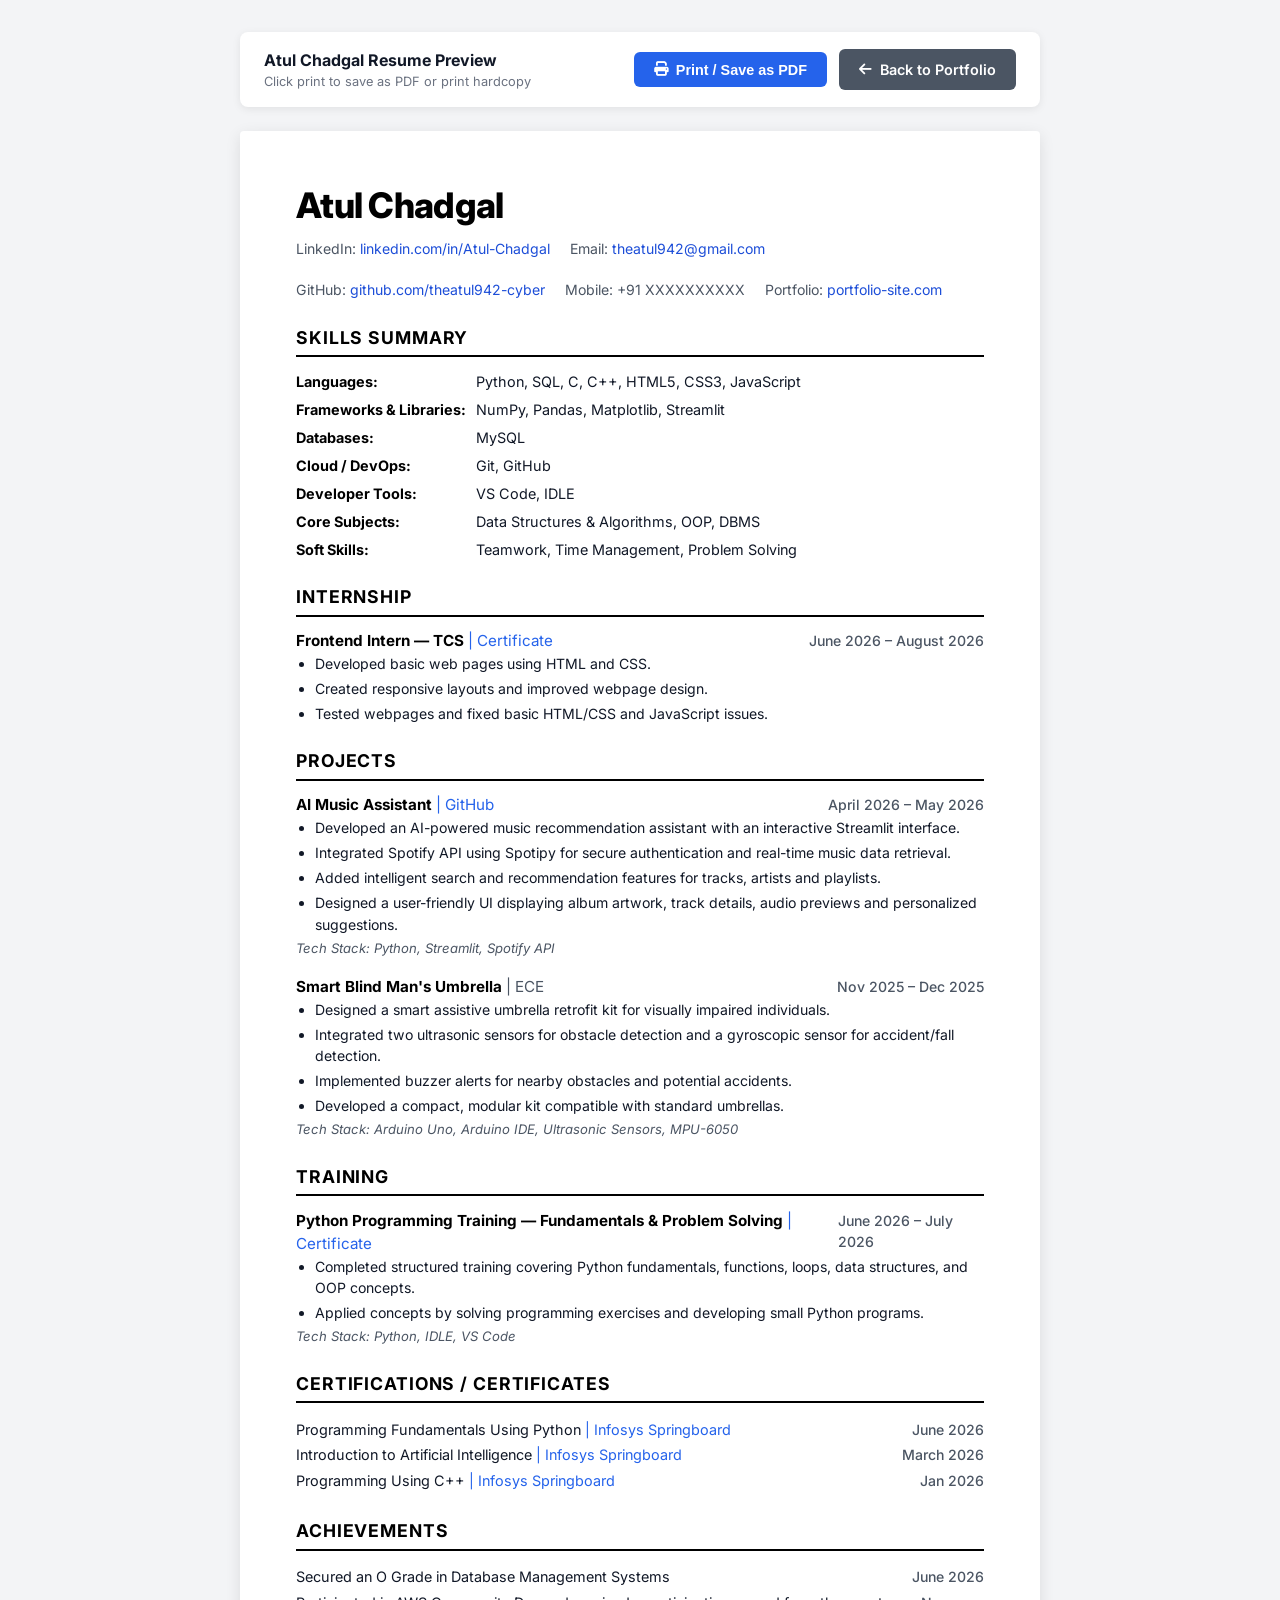
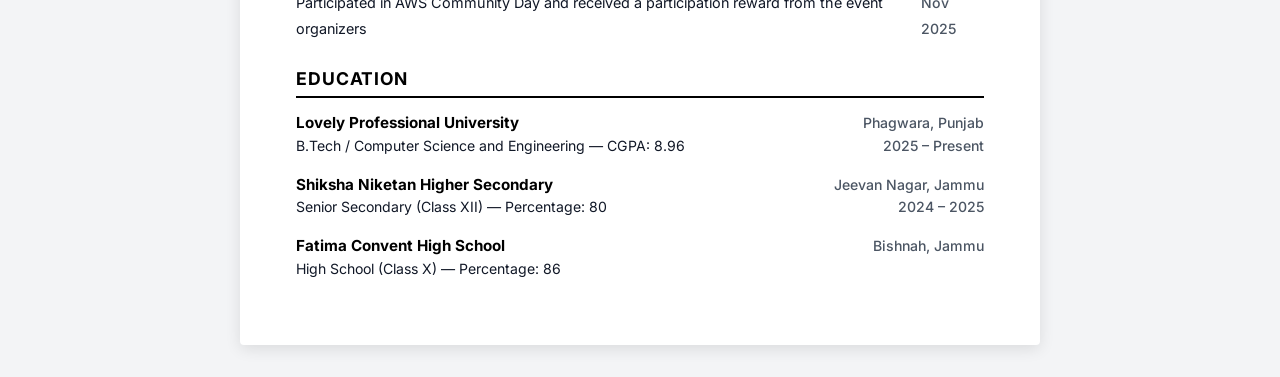
<file: resume.html>
<!DOCTYPE html>
<html lang="en">
<head>
  <meta charset="UTF-8" />
  <meta name="viewport" content="width=device-width, initial-scale=1.0" />
  <title>Atul Chadgal - Resume</title>
  <link rel="preconnect" href="https://fonts.googleapis.com">
  <link rel="preconnect" href="https://fonts.gstatic.com" crossorigin>
  <link href="https://fonts.googleapis.com/css2?family=Inter:wght@400;500;600;700;800&display=swap" rel="stylesheet">
  <link rel="stylesheet" href="https://cdnjs.cloudflare.com/ajax/libs/font-awesome/6.4.0/css/all.min.css" />
  
  <style>
    :root {
      --text-color: #111827;
      --heading-color: #000000;
      --muted-color: #4b5563;
      --accent-color: #1d4ed8;
      --border-color: #e5e7eb;
    }

    * { box-sizing: border-box; margin: 0; padding: 0; }
    body {
      font-family: 'Inter', sans-serif;
      color: var(--text-color);
      background-color: #f3f4f6;
      line-height: 1.5;
      padding: 2rem 1rem;
    }

    .no-print-bar {
      max-width: 800px;
      margin: 0 auto 1.5rem auto;
      display: flex;
      justify-content: space-between;
      align-items: center;
      background: #ffffff;
      padding: 1rem 1.5rem;
      border-radius: 8px;
      box-shadow: 0 2px 8px rgba(0,0,0,0.08);
    }

    .btn-print {
      background: #2563eb;
      color: #ffffff;
      border: none;
      padding: 0.6rem 1.25rem;
      border-radius: 6px;
      font-weight: 600;
      font-size: 0.9rem;
      cursor: pointer;
      display: inline-flex;
      align-items: center;
      gap: 0.5rem;
      text-decoration: none;
    }

    .btn-print:hover { background: #1d4ed8; }

    .resume-paper {
      max-width: 800px;
      margin: 0 auto;
      background: #ffffff;
      padding: 3rem 3.5rem;
      border-radius: 4px;
      box-shadow: 0 4px 15px rgba(0,0,0,0.1);
    }

    .header h1 {
      font-size: 2.2rem;
      font-weight: 800;
      color: var(--heading-color);
      letter-spacing: -0.02em;
    }

    .contact-row {
      display: flex;
      flex-wrap: wrap;
      gap: 1.25rem;
      font-size: 0.88rem;
      color: var(--muted-color);
      margin-top: 0.4rem;
      margin-bottom: 1.5rem;
    }

    .contact-row a {
      color: var(--accent-color);
      text-decoration: none;
    }

    .section-heading {
      font-size: 1.1rem;
      font-weight: 700;
      text-transform: uppercase;
      letter-spacing: 0.05em;
      color: var(--heading-color);
      border-bottom: 2px solid var(--heading-color);
      padding-bottom: 0.25rem;
      margin-top: 1.5rem;
      margin-bottom: 0.85rem;
    }

    .skills-grid {
      display: grid;
      grid-template-columns: 180px 1fr;
      row-gap: 0.4rem;
      font-size: 0.9rem;
    }

    .skills-label {
      font-weight: 700;
      color: var(--heading-color);
    }

    .entry {
      margin-bottom: 1.1rem;
    }

    .entry-header {
      display: flex;
      justify-content: space-between;
      align-items: flex-start;
      font-size: 0.95rem;
    }

    .entry-title {
      font-weight: 700;
      color: var(--heading-color);
    }

    .entry-date {
      font-size: 0.88rem;
      color: var(--muted-color);
      font-weight: 500;
    }

    .bullet-list {
      padding-left: 1.2rem;
      font-size: 0.88rem;
      color: var(--text-color);
    }

    .bullet-list li {
      margin-bottom: 0.25rem;
    }

    .tech-stack-line {
      font-size: 0.82rem;
      font-style: italic;
      color: var(--muted-color);
      margin-top: 0.25rem;
    }

    @media print {
      body { background: #ffffff; padding: 0; }
      .no-print-bar { display: none !important; }
      .resume-paper { box-shadow: none; padding: 0; max-width: 100%; }
    }
  </style>
</head>
<body>

  <div class="no-print-bar">
    <div>
      <strong>Atul Chadgal Resume Preview</strong>
      <p style="font-size: 0.8rem; color: #6b7280;">Click print to save as PDF or print hardcopy</p>
    </div>
    <div>
      <button onclick="window.print()" class="btn-print">
        <i class="fa-solid fa-print"></i> Print / Save as PDF
      </button>
      <a href="index.html" class="btn-print" style="background: #4b5563; margin-left: 0.5rem;">
        <i class="fa-solid fa-arrow-left"></i> Back to Portfolio
      </a>
    </div>
  </div>

  <div class="resume-paper">
    <div class="header">
      <h1>Atul Chadgal</h1>
      <div class="contact-row">
        <span>LinkedIn: <a href="https://www.linkedin.com/in/Atul-Chadgal" target="_blank">linkedin.com/in/Atul-Chadgal</a></span>
        <span>Email: <a href="mailto:theatul942@gmail.com">theatul942@gmail.com</a></span>
        <span>GitHub: <a href="https://github.com/theatul942-cyber" target="_blank">github.com/theatul942-cyber</a></span>
        <span>Mobile: +91 XXXXXXXXXX</span>
        <span>Portfolio: <a href="https://portfolio-site.com" target="_blank">portfolio-site.com</a></span>
      </div>
    </div>

    <!-- Skills Summary -->
    <div class="section-heading">SKILLS SUMMARY</div>
    <div class="skills-grid">
      <div class="skills-label">Languages:</div>
      <div>Python, SQL, C, C++, HTML5, CSS3, JavaScript</div>

      <div class="skills-label">Frameworks & Libraries:</div>
      <div>NumPy, Pandas, Matplotlib, Streamlit</div>

      <div class="skills-label">Databases:</div>
      <div>MySQL</div>

      <div class="skills-label">Cloud / DevOps:</div>
      <div>Git, GitHub</div>

      <div class="skills-label">Developer Tools:</div>
      <div>VS Code, IDLE</div>

      <div class="skills-label">Core Subjects:</div>
      <div>Data Structures & Algorithms, OOP, DBMS</div>

      <div class="skills-label">Soft Skills:</div>
      <div>Teamwork, Time Management, Problem Solving</div>
    </div>

    <!-- Internship -->
    <div class="section-heading">INTERNSHIP</div>
    <div class="entry">
      <div class="entry-header">
        <span class="entry-title">Frontend Intern — TCS <span style="font-weight: 400; color: #2563eb;">| Certificate</span></span>
        <span class="entry-date">June 2026 – August 2026</span>
      </div>
      <ul class="bullet-list">
        <li>Developed basic web pages using HTML and CSS.</li>
        <li>Created responsive layouts and improved webpage design.</li>
        <li>Tested webpages and fixed basic HTML/CSS and JavaScript issues.</li>
      </ul>
    </div>

    <!-- Projects -->
    <div class="section-heading">PROJECTS</div>
    <div class="entry">
      <div class="entry-header">
        <span class="entry-title">AI Music Assistant <span style="font-weight: 400; color: #2563eb;">| GitHub</span></span>
        <span class="entry-date">April 2026 – May 2026</span>
      </div>
      <ul class="bullet-list">
        <li>Developed an AI-powered music recommendation assistant with an interactive Streamlit interface.</li>
        <li>Integrated Spotify API using Spotipy for secure authentication and real-time music data retrieval.</li>
        <li>Added intelligent search and recommendation features for tracks, artists and playlists.</li>
        <li>Designed a user-friendly UI displaying album artwork, track details, audio previews and personalized suggestions.</li>
      </ul>
      <div class="tech-stack-line">Tech Stack: Python, Streamlit, Spotify API</div>
    </div>

    <div class="entry">
      <div class="entry-header">
        <span class="entry-title">Smart Blind Man's Umbrella <span style="font-weight: 400; color: #4b5563;">| ECE</span></span>
        <span class="entry-date">Nov 2025 – Dec 2025</span>
      </div>
      <ul class="bullet-list">
        <li>Designed a smart assistive umbrella retrofit kit for visually impaired individuals.</li>
        <li>Integrated two ultrasonic sensors for obstacle detection and a gyroscopic sensor for accident/fall detection.</li>
        <li>Implemented buzzer alerts for nearby obstacles and potential accidents.</li>
        <li>Developed a compact, modular kit compatible with standard umbrellas.</li>
      </ul>
      <div class="tech-stack-line">Tech Stack: Arduino Uno, Arduino IDE, Ultrasonic Sensors, MPU-6050</div>
    </div>

    <!-- Training -->
    <div class="section-heading">TRAINING</div>
    <div class="entry">
      <div class="entry-header">
        <span class="entry-title">Python Programming Training — Fundamentals & Problem Solving <span style="font-weight: 400; color: #2563eb;">| Certificate</span></span>
        <span class="entry-date">June 2026 – July 2026</span>
      </div>
      <ul class="bullet-list">
        <li>Completed structured training covering Python fundamentals, functions, loops, data structures, and OOP concepts.</li>
        <li>Applied concepts by solving programming exercises and developing small Python programs.</li>
      </ul>
      <div class="tech-stack-line">Tech Stack: Python, IDLE, VS Code</div>
    </div>

    <!-- Certifications / Certificates -->
    <div class="section-heading">CERTIFICATIONS / CERTIFICATES</div>
    <div style="font-size: 0.9rem; line-height: 1.8;">
      <div style="display: flex; justify-content: space-between;">
        <span>Programming Fundamentals Using Python <span style="color: #2563eb;">| Infosys Springboard</span></span>
        <span class="entry-date">June 2026</span>
      </div>
      <div style="display: flex; justify-content: space-between;">
        <span>Introduction to Artificial Intelligence <span style="color: #2563eb;">| Infosys Springboard</span></span>
        <span class="entry-date">March 2026</span>
      </div>
      <div style="display: flex; justify-content: space-between;">
        <span>Programming Using C++ <span style="color: #2563eb;">| Infosys Springboard</span></span>
        <span class="entry-date">Jan 2026</span>
      </div>
    </div>

    <!-- Achievements -->
    <div class="section-heading">ACHIEVEMENTS</div>
    <div style="font-size: 0.9rem; line-height: 1.8;">
      <div style="display: flex; justify-content: space-between;">
        <span>Secured an O Grade in Database Management Systems</span>
        <span class="entry-date">June 2026</span>
      </div>
      <div style="display: flex; justify-content: space-between;">
        <span>Participated in AWS Community Day and received a participation reward from the event organizers</span>
        <span class="entry-date">Nov 2025</span>
      </div>
    </div>

    <!-- Education -->
    <div class="section-heading">EDUCATION</div>
    <div class="entry">
      <div class="entry-header">
        <span class="entry-title">Lovely Professional University</span>
        <span class="entry-date">Phagwara, Punjab</span>
      </div>
      <div style="display: flex; justify-content: space-between; font-size: 0.88rem;">
        <span>B.Tech / Computer Science and Engineering — CGPA: 8.96</span>
        <span class="entry-date">2025 – Present</span>
      </div>
    </div>

    <div class="entry">
      <div class="entry-header">
        <span class="entry-title">Shiksha Niketan Higher Secondary</span>
        <span class="entry-date">Jeevan Nagar, Jammu</span>
      </div>
      <div style="display: flex; justify-content: space-between; font-size: 0.88rem;">
        <span>Senior Secondary (Class XII) — Percentage: 80</span>
        <span class="entry-date">2024 – 2025</span>
      </div>
    </div>

    <div class="entry">
      <div class="entry-header">
        <span class="entry-title">Fatima Convent High School</span>
        <span class="entry-date">Bishnah, Jammu</span>
      </div>
      <div style="display: flex; justify-content: space-between; font-size: 0.88rem;">
        <span>High School (Class X) — Percentage: 86</span>
        <span class="entry-date"></span>
      </div>
    </div>

  </div>

</body>
</html>
</file>
<file: styles.css>
/* ==========================================================================
   Atul Chadgal - CSE Portfolio CSS Stylesheet
   Theme: Modern Dark Glassmorphism with Light Mode Toggle & Vibrant Accents
   ========================================================================== */

/* --- CSS Variables / Design System --- */
:root {
  /* Color Palette - Dark Theme (Default) */
  --bg-primary: #0a0f1d;
  --bg-secondary: #111827;
  --bg-card: rgba(17, 24, 39, 0.7);
  --bg-glass: rgba(255, 255, 255, 0.03);
  --border-color: rgba(255, 255, 255, 0.08);
  --border-hover: rgba(124, 58, 237, 0.4);

  --text-main: #f3f4f6;
  --text-muted: #9ca3af;
  --text-dim: #6b7280;

  --accent-purple: #8b5cf6;
  --accent-cyan: #06b6d4;
  --accent-emerald: #10b981;
  --accent-pink: #ec4899;
  --accent-amber: #f59e0b;

  --gradient-primary: linear-gradient(135deg, #8b5cf6 0%, #06b6d4 100%);
  --gradient-accent: linear-gradient(135deg, #ec4899 0%, #8b5cf6 100%);
  --gradient-glow: radial-gradient(circle, rgba(139, 92, 246, 0.15) 0%, rgba(0, 0, 0, 0) 70%);

  --shadow-sm: 0 4px 6px -1px rgba(0, 0, 0, 0.3);
  --shadow-md: 0 10px 15px -3px rgba(0, 0, 0, 0.4);
  --shadow-glow: 0 0 25px rgba(139, 92, 246, 0.25);

  --font-heading: 'Outfit', sans-serif;
  --font-body: 'Inter', sans-serif;
  --font-code: 'JetBrains Mono', monospace;

  --transition-fast: 0.2s ease;
  --transition-normal: 0.3s cubic-bezier(0.4, 0, 0.2, 1);
  --navbar-height: 80px;
}

/* Light Theme Overrides */
body.light-theme {
  --bg-primary: #f8fafc;
  --bg-secondary: #ffffff;
  --bg-card: rgba(255, 255, 255, 0.85);
  --bg-glass: rgba(0, 0, 0, 0.02);
  --border-color: rgba(0, 0, 0, 0.08);
  --border-hover: rgba(124, 58, 237, 0.4);

  --text-main: #0f172a;
  --text-muted: #475569;
  --text-dim: #94a3b8;

  --shadow-sm: 0 2px 4px rgba(0, 0, 0, 0.05);
  --shadow-md: 0 10px 25px rgba(0, 0, 0, 0.08);
  --shadow-glow: 0 0 20px rgba(139, 92, 246, 0.15);
}

/* --- Base Reset --- */
*, *::before, *::after {
  box-sizing: border-box;
  margin: 0;
  padding: 0;
}

html {
  scroll-behavior: smooth;
  font-size: 16px;
}

body {
  font-family: var(--font-body);
  background-color: var(--bg-primary);
  color: var(--text-main);
  line-height: 1.6;
  overflow-x: hidden;
  transition: background-color var(--transition-normal), color var(--transition-normal);
}

/* --- Typography --- */
h1, h2, h3, h4, h5, h6 {
  font-family: var(--font-heading);
  color: var(--text-main);
  font-weight: 700;
  line-height: 1.25;
}

a {
  color: var(--accent-purple);
  text-decoration: none;
  transition: color var(--transition-fast);
}

a:hover {
  color: var(--accent-cyan);
}

.container {
  width: 90%;
  max-width: 1200px;
  margin: 0 auto;
  padding: 0 1rem;
}

/* --- Utility Classes --- */
.section {
  padding: 6rem 0;
  position: relative;
}

.section-header {
  margin-bottom: 3.5rem;
}

.section-header.center {
  text-align: center;
}

.section-badge {
  display: inline-block;
  padding: 0.35rem 1rem;
  background: rgba(139, 92, 246, 0.12);
  border: 1px solid rgba(139, 92, 246, 0.3);
  color: var(--accent-purple);
  border-radius: 50px;
  font-size: 0.85rem;
  font-weight: 600;
  letter-spacing: 0.05em;
  text-transform: uppercase;
  margin-bottom: 0.75rem;
}

.section-title {
  font-size: 2.5rem;
  margin-bottom: 0.5rem;
}

.section-title .highlight {
  background: var(--gradient-primary);
  -webkit-background-clip: text;
  -webkit-text-fill-color: transparent;
}

.section-subtitle {
  color: var(--text-muted);
  font-size: 1.05rem;
  max-width: 650px;
  margin: 0 auto;
}

.section-line {
  width: 60px;
  height: 4px;
  background: var(--gradient-primary);
  border-radius: 2px;
  margin: 1rem auto 0;
}

.highlight-text {
  background: var(--gradient-primary);
  -webkit-background-clip: text;
  -webkit-text-fill-color: transparent;
}

/* Glassmorphism Cards */
.glass-card {
  background: var(--bg-card);
  backdrop-filter: blur(16px);
  -webkit-backdrop-filter: blur(16px);
  border: 1px solid var(--border-color);
  border-radius: 16px;
  padding: 2rem;
  transition: transform var(--transition-normal), border-color var(--transition-normal), box-shadow var(--transition-normal);
}

.glass-card:hover {
  border-color: var(--border-hover);
  transform: translateY(-4px);
  box-shadow: var(--shadow-glow);
}

/* Buttons */
.btn {
  display: inline-flex;
  align-items: center;
  justify-content: center;
  gap: 0.6rem;
  padding: 0.85rem 1.75rem;
  border-radius: 10px;
  font-family: var(--font-body);
  font-weight: 600;
  font-size: 0.95rem;
  cursor: pointer;
  border: none;
  transition: all var(--transition-normal);
  text-decoration: none;
}

.btn-primary {
  background: var(--gradient-primary);
  color: #ffffff;
  box-shadow: 0 4px 15px rgba(139, 92, 246, 0.35);
}

.btn-primary:hover {
  transform: translateY(-2px);
  box-shadow: 0 8px 25px rgba(139, 92, 246, 0.5);
  color: #ffffff;
}

.btn-secondary {
  background: rgba(6, 182, 212, 0.15);
  color: var(--accent-cyan);
  border: 1px solid rgba(6, 182, 212, 0.3);
}

.btn-secondary:hover {
  background: rgba(6, 182, 212, 0.25);
  color: var(--accent-cyan);
  transform: translateY(-2px);
}

.btn-outline {
  background: transparent;
  color: var(--text-main);
  border: 1px solid var(--border-color);
}

.btn-outline:hover {
  border-color: var(--accent-purple);
  color: var(--accent-purple);
  background: rgba(139, 92, 246, 0.08);
}

.btn-sm {
  padding: 0.5rem 1rem;
  font-size: 0.85rem;
  border-radius: 8px;
}

.btn-block {
  width: 100%;
}

/* Badges */
.badge {
  padding: 0.25rem 0.65rem;
  border-radius: 50px;
  font-size: 0.75rem;
  font-weight: 600;
}

.badge-advanced {
  background: rgba(16, 185, 129, 0.15);
  color: var(--accent-emerald);
  border: 1px solid rgba(16, 185, 129, 0.3);
}

.badge-intermediate {
  background: rgba(6, 182, 212, 0.15);
  color: var(--accent-cyan);
  border: 1px solid rgba(6, 182, 212, 0.3);
}

.badge-beginner {
  background: rgba(245, 158, 11, 0.15);
  color: var(--accent-amber);
  border: 1px solid rgba(245, 158, 11, 0.3);
}

/* --- Navigation Bar --- */
.navbar {
  position: fixed;
  top: 0;
  left: 0;
  width: 100%;
  height: var(--navbar-height);
  z-index: 1000;
  transition: all var(--transition-normal);
  background: rgba(10, 15, 29, 0.8);
  backdrop-filter: blur(20px);
  -webkit-backdrop-filter: blur(20px);
  border-bottom: 1px solid var(--border-color);
}

body.light-theme .navbar {
  background: rgba(248, 250, 252, 0.85);
}

.nav-container {
  display: flex;
  align-items: center;
  justify-content: space-between;
  height: 100%;
  width: 90%;
  max-width: 1200px;
  margin: 0 auto;
}

.nav-logo {
  font-family: var(--font-heading);
  font-size: 1.5rem;
  font-weight: 800;
  color: var(--text-main);
}

.logo-accent {
  color: var(--accent-purple);
}

.nav-menu {
  display: flex;
  align-items: center;
  gap: 1.5rem;
  list-style: none;
}

.nav-link {
  color: var(--text-muted);
  font-size: 0.9rem;
  font-weight: 500;
  display: flex;
  align-items: center;
  gap: 0.4rem;
  padding: 0.4rem 0.75rem;
  border-radius: 8px;
  transition: all var(--transition-fast);
}

.nav-link:hover, .nav-link.active {
  color: var(--accent-purple);
  background: rgba(139, 92, 246, 0.1);
}

.nav-actions {
  display: flex;
  align-items: center;
  gap: 1rem;
}

.theme-toggle-btn {
  background: var(--bg-glass);
  border: 1px solid var(--border-color);
  color: var(--text-main);
  width: 42px;
  height: 42px;
  border-radius: 50%;
  display: flex;
  align-items: center;
  justify-content: center;
  cursor: pointer;
  transition: all var(--transition-fast);
  font-size: 1.1rem;
}

.theme-toggle-btn:hover {
  border-color: var(--accent-purple);
  color: var(--accent-purple);
  transform: rotate(15deg);
}

.hamburger {
  display: none;
  background: transparent;
  border: none;
  cursor: pointer;
  flex-direction: column;
  gap: 5px;
}

.hamburger .bar {
  width: 25px;
  height: 3px;
  background: var(--text-main);
  border-radius: 3px;
  transition: var(--transition-fast);
}

/* --- Hero Section --- */
.hero-section {
  min-height: 100vh;
  padding-top: calc(var(--navbar-height) + 4rem);
  padding-bottom: 5rem;
  display: flex;
  align-items: center;
  position: relative;
  overflow: hidden;
}

.hero-background-effects {
  position: absolute;
  top: 0;
  left: 0;
  width: 100%;
  height: 100%;
  z-index: -1;
  pointer-events: none;
}

.gradient-glow {
  position: absolute;
  border-radius: 50%;
  filter: blur(100px);
}

.glow-1 {
  top: -10%;
  right: 10%;
  width: 450px;
  height: 450px;
  background: rgba(139, 92, 246, 0.18);
}

.glow-2 {
  bottom: 0%;
  left: -5%;
  width: 400px;
  height: 400px;
  background: rgba(6, 182, 212, 0.15);
}

.grid-overlay {
  position: absolute;
  width: 100%;
  height: 100%;
  background-image: radial-gradient(rgba(255, 255, 255, 0.05) 1px, transparent 1px);
  background-size: 30px 30px;
}

.hero-container {
  display: grid;
  grid-template-columns: 1.1fr 0.9fr;
  gap: 3rem;
  align-items: center;
}

.status-badge {
  display: inline-flex;
  align-items: center;
  gap: 0.6rem;
  padding: 0.4rem 1rem;
  background: rgba(16, 185, 129, 0.12);
  border: 1px solid rgba(16, 185, 129, 0.3);
  border-radius: 50px;
  color: var(--accent-emerald);
  font-size: 0.85rem;
  font-weight: 600;
  margin-bottom: 1.5rem;
}

.pulse-dot {
  width: 8px;
  height: 8px;
  background: var(--accent-emerald);
  border-radius: 50%;
  box-shadow: 0 0 0 0 rgba(16, 185, 129, 0.7);
  animation: pulse 2s infinite;
}

@keyframes pulse {
  0% { transform: scale(0.95); box-shadow: 0 0 0 0 rgba(16, 185, 129, 0.7); }
  70% { transform: scale(1); box-shadow: 0 0 0 8px rgba(16, 185, 129, 0); }
  100% { transform: scale(0.95); box-shadow: 0 0 0 0 rgba(16, 185, 129, 0); }
}

.hero-title {
  font-size: 3.5rem;
  letter-spacing: -0.02em;
  margin-bottom: 0.75rem;
}

.hero-subtitle {
  font-size: 1.35rem;
  color: var(--accent-cyan);
  font-weight: 600;
  margin-bottom: 1.25rem;
}

.hero-description {
  color: var(--text-muted);
  font-size: 1.1rem;
  line-height: 1.7;
  margin-bottom: 2rem;
}

.hero-stats {
  display: grid;
  grid-template-columns: repeat(4, 1fr);
  gap: 1rem;
  margin-bottom: 2.25rem;
}

.stat-card {
  background: var(--bg-glass);
  border: 1px solid var(--border-color);
  padding: 1rem;
  border-radius: 12px;
  text-align: center;
}

.stat-number {
  display: block;
  font-family: var(--font-heading);
  font-size: 1.6rem;
  font-weight: 800;
  color: var(--accent-purple);
}

.stat-label {
  font-size: 0.75rem;
  color: var(--text-muted);
  font-weight: 500;
  text-transform: uppercase;
}

.hero-cta-buttons {
  display: flex;
  flex-wrap: wrap;
  gap: 1rem;
}

/* Visual Hero Container & Profile Card */
.hero-visual {
  display: flex;
  flex-direction: column;
  gap: 1.25rem;
}

.hero-profile-card {
  background: var(--bg-card);
  border: 1px solid var(--border-color);
  border-radius: 16px;
  padding: 1.1rem 1.4rem;
  display: flex;
  align-items: center;
  gap: 1.25rem;
  box-shadow: var(--shadow-md), var(--shadow-glow);
  backdrop-filter: blur(12px);
  transition: all var(--transition-normal);
}

.hero-profile-card:hover {
  transform: translateY(-3px);
  border-color: var(--accent-purple);
  box-shadow: 0 8px 25px rgba(139, 92, 246, 0.25);
}

.profile-avatar-container {
  position: relative;
  flex-shrink: 0;
}

.avatar-ring {
  position: relative;
  width: 88px;
  height: 88px;
  border-radius: 50%;
  padding: 3px;
  background: var(--gradient-primary);
  box-shadow: 0 0 20px rgba(139, 92, 246, 0.4);
}

.profile-avatar-img {
  width: 100%;
  height: 100%;
  border-radius: 50%;
  object-fit: cover;
  object-position: center top;
  display: block;
  background: var(--bg-glass);
}

.avatar-online-dot {
  position: absolute;
  bottom: 2px;
  right: 2px;
  width: 14px;
  height: 14px;
  background: var(--accent-emerald);
  border: 2px solid var(--bg-card);
  border-radius: 50%;
  box-shadow: 0 0 8px rgba(16, 185, 129, 0.8);
}

.profile-card-details {
  display: flex;
  flex-direction: column;
  gap: 0.2rem;
}

.profile-card-name {
  font-family: var(--font-heading);
  font-size: 1.25rem;
  font-weight: 700;
  color: var(--text-main);
  letter-spacing: -0.01em;
}

.profile-card-role {
  font-size: 0.85rem;
  color: var(--accent-cyan);
  display: flex;
  align-items: center;
  gap: 0.4rem;
  font-weight: 500;
}

.profile-status-pill {
  display: inline-flex;
  align-items: center;
  gap: 0.4rem;
  font-size: 0.75rem;
  font-weight: 600;
  color: var(--accent-emerald);
  background: rgba(16, 185, 129, 0.12);
  border: 1px solid rgba(16, 185, 129, 0.25);
  padding: 0.2rem 0.65rem;
  border-radius: 50px;
  margin-top: 0.3rem;
  width: fit-content;
}

/* Visual Profile Glass Card */
.profile-card-glass {
  background: var(--bg-card);
  border: 1px solid var(--border-color);
  border-radius: 16px;
  overflow: hidden;
  box-shadow: var(--shadow-md), var(--shadow-glow);
}

.card-header-bar {
  background: rgba(0, 0, 0, 0.4);
  padding: 0.75rem 1.25rem;
  display: flex;
  align-items: center;
  gap: 0.5rem;
  border-bottom: 1px solid var(--border-color);
}

.window-dot {
  width: 12px;
  height: 12px;
  border-radius: 50%;
}
.window-dot.red { background: #ef4444; }
.window-dot.yellow { background: #f59e0b; }
.window-dot.green { background: #10b981; }

.window-title {
  font-family: var(--font-code);
  font-size: 0.8rem;
  color: var(--text-muted);
  margin-left: auto;
}

.code-editor-body {
  padding: 1.5rem;
  background: rgba(0, 0, 0, 0.2);
  font-family: var(--font-code);
  font-size: 0.85rem;
  overflow-x: auto;
}

.code-keyword { color: #c084fc; }
.code-class { color: #38bdf8; }
.code-func { color: #f472b6; }
.code-str { color: #4ade80; }
.code-num { color: #fbbf24; }

.profile-meta-footer {
  padding: 1rem 1.5rem;
  background: rgba(0, 0, 0, 0.3);
  border-top: 1px solid var(--border-color);
  display: flex;
  justify-content: space-between;
  font-size: 0.85rem;
  color: var(--text-muted);
}

.meta-item {
  display: flex;
  align-items: center;
  gap: 0.5rem;
}

/* --- About Me Section --- */
.about-grid {
  display: grid;
  grid-template-columns: 1.2fr 0.8fr;
  gap: 2rem;
}

.about-icon-wrapper {
  width: 50px;
  height: 50px;
  background: rgba(139, 92, 246, 0.15);
  border-radius: 12px;
  display: flex;
  align-items: center;
  justify-content: center;
  font-size: 1.4rem;
  color: var(--accent-purple);
  margin-bottom: 1.25rem;
}

.about-card-main h3 {
  font-size: 1.5rem;
  margin-bottom: 1rem;
}

.about-text {
  color: var(--text-muted);
  font-size: 1.02rem;
  margin-bottom: 1rem;
  line-height: 1.7;
}

.about-info-pills {
  display: grid;
  grid-template-columns: repeat(2, 1fr);
  gap: 0.85rem;
  margin-top: 1.5rem;
  padding-top: 1.5rem;
  border-top: 1px solid var(--border-color);
}

.info-pill {
  font-size: 0.9rem;
  color: var(--text-main);
  background: var(--bg-glass);
  padding: 0.6rem 0.85rem;
  border-radius: 8px;
  border: 1px solid var(--border-color);
  display: flex;
  align-items: center;
  gap: 0.5rem;
}

.info-pill i {
  color: var(--accent-cyan);
}

.about-strengths-grid {
  display: grid;
  grid-template-columns: 1fr;
  gap: 1rem;
}

.strength-card {
  padding: 1.25rem;
}

.strength-icon {
  font-size: 1.25rem;
  color: var(--accent-purple);
  margin-bottom: 0.5rem;
}

.strength-card h4 {
  font-size: 1.1rem;
  margin-bottom: 0.25rem;
}

.strength-card p {
  font-size: 0.88rem;
  color: var(--text-muted);
}

/* --- Skills Section --- */
.skills-filter-buttons {
  display: flex;
  justify-content: center;
  flex-wrap: wrap;
  gap: 0.75rem;
  margin-bottom: 2.5rem;
}

.filter-btn {
  background: var(--bg-card);
  border: 1px solid var(--border-color);
  color: var(--text-muted);
  padding: 0.5rem 1.25rem;
  border-radius: 50px;
  font-size: 0.9rem;
  font-weight: 500;
  cursor: pointer;
  transition: all var(--transition-fast);
}

.filter-btn:hover, .filter-btn.active {
  background: var(--gradient-primary);
  color: #ffffff;
  border-color: transparent;
  box-shadow: 0 4px 15px rgba(139, 92, 246, 0.3);
}

.skills-container-grid {
  display: grid;
  grid-template-columns: repeat(2, 1fr);
  gap: 1.5rem;
}

.skill-category-card {
  padding: 1.75rem;
}

.category-header {
  display: flex;
  align-items: center;
  gap: 0.75rem;
  margin-bottom: 1.5rem;
  padding-bottom: 0.75rem;
  border-bottom: 1px solid var(--border-color);
}

.category-icon {
  font-size: 1.4rem;
  color: var(--accent-purple);
}

.category-header h3 {
  font-size: 1.25rem;
}

.skills-list {
  display: flex;
  flex-direction: column;
  gap: 1.2rem;
}

.skill-item {
  display: flex;
  flex-direction: column;
  gap: 0.4rem;
}

.skill-info {
  display: flex;
  justify-content: space-between;
  align-items: center;
}

.skill-name {
  font-weight: 600;
  font-size: 0.95rem;
  display: flex;
  align-items: center;
  gap: 0.5rem;
}

.progress-bar-bg {
  width: 100%;
  height: 8px;
  background: rgba(255, 255, 255, 0.08);
  border-radius: 4px;
  overflow: hidden;
}

.progress-fill {
  height: 100%;
  background: var(--gradient-primary);
  border-radius: 4px;
  transition: width 1s ease-in-out;
}

.skills-tags-grid {
  display: flex;
  flex-wrap: wrap;
  gap: 0.75rem;
}

.tag-pill {
  padding: 0.5rem 1rem;
  background: var(--bg-glass);
  border: 1px solid var(--border-color);
  border-radius: 8px;
  font-size: 0.88rem;
  color: var(--text-main);
  display: flex;
  align-items: center;
  gap: 0.5rem;
}

.tag-pill.highlight-pill {
  background: rgba(139, 92, 246, 0.1);
  border-color: rgba(139, 92, 246, 0.3);
  color: var(--accent-purple);
  font-weight: 600;
}

/* --- Experience & Training Section --- */
.timeline-wrapper {
  display: flex;
  flex-direction: column;
  gap: 2rem;
  max-width: 900px;
  margin: 0 auto;
}

.timeline-card {
  position: relative;
  padding-left: 2rem;
}

.timeline-badge-icon {
  width: 45px;
  height: 45px;
  background: var(--gradient-primary);
  color: #ffffff;
  border-radius: 12px;
  display: flex;
  align-items: center;
  justify-content: center;
  font-size: 1.2rem;
  margin-bottom: 1rem;
  box-shadow: 0 4px 15px rgba(139, 92, 246, 0.4);
}

.timeline-header {
  display: flex;
  justify-content: space-between;
  align-items: flex-start;
  margin-bottom: 1rem;
  flex-wrap: wrap;
  gap: 0.5rem;
}

.timeline-role {
  font-size: 1.4rem;
}

.timeline-company {
  font-size: 1rem;
  color: var(--accent-cyan);
  font-weight: 500;
}

.timeline-period-badge {
  background: var(--bg-glass);
  border: 1px solid var(--border-color);
  padding: 0.35rem 0.85rem;
  border-radius: 50px;
  font-size: 0.82rem;
  color: var(--text-muted);
}

.timeline-bullet-list {
  list-style: none;
  margin-bottom: 1.5rem;
  display: flex;
  flex-direction: column;
  gap: 0.6rem;
}

.timeline-bullet-list li {
  color: var(--text-muted);
  font-size: 0.98rem;
  display: flex;
  align-items: flex-start;
  gap: 0.6rem;
}

.timeline-bullet-list li i {
  color: var(--accent-emerald);
  margin-top: 0.25rem;
}

.timeline-footer {
  display: flex;
  justify-content: space-between;
  align-items: center;
  padding-top: 1rem;
  border-top: 1px solid var(--border-color);
  flex-wrap: wrap;
  gap: 1rem;
}

.tech-tags {
  display: flex;
  flex-wrap: wrap;
  gap: 0.4rem;
}

.tech-tag {
  background: rgba(139, 92, 246, 0.1);
  color: var(--accent-purple);
  font-size: 0.78rem;
  padding: 0.2rem 0.6rem;
  border-radius: 4px;
  font-weight: 600;
}

/* --- Projects Section --- */
.project-filter-buttons {
  display: flex;
  justify-content: center;
  gap: 0.75rem;
  margin-bottom: 2.5rem;
  flex-wrap: wrap;
}

.project-filter-btn {
  background: var(--bg-card);
  border: 1px solid var(--border-color);
  color: var(--text-muted);
  padding: 0.5rem 1.25rem;
  border-radius: 50px;
  font-size: 0.9rem;
  font-weight: 500;
  cursor: pointer;
  transition: all var(--transition-fast);
}

.project-filter-btn:hover, .project-filter-btn.active {
  background: var(--gradient-primary);
  color: #ffffff;
  border-color: transparent;
}

.projects-grid {
  display: grid;
  grid-template-columns: repeat(2, 1fr);
  gap: 2rem;
}

.project-card {
  padding: 0;
  overflow: hidden;
  display: flex;
  flex-direction: column;
}

.project-banner {
  height: 120px;
  background: linear-gradient(135deg, #1e1b4b 0%, #311b92 100%);
  position: relative;
  display: flex;
  align-items: flex-end;
  padding: 1rem;
}

.banner-iot {
  background: linear-gradient(135deg, #064e3b 0%, #065f46 100%);
}

.banner-db {
  background: linear-gradient(135deg, #7c2d12 0%, #9a3412 100%);
}

.banner-web {
  background: linear-gradient(135deg, #831843 0%, #9d174d 100%);
}

.project-banner-overlay {
  position: absolute;
  top: 0; left: 0; width: 100%; height: 100%;
  background: radial-gradient(circle, rgba(255,255,255,0.1) 0%, transparent 80%);
}

.project-icon-floating {
  width: 48px;
  height: 48px;
  background: var(--bg-secondary);
  border: 1px solid var(--border-color);
  border-radius: 12px;
  display: flex;
  align-items: center;
  justify-content: center;
  font-size: 1.4rem;
  color: var(--accent-purple);
  z-index: 2;
  box-shadow: var(--shadow-sm);
}

.project-date {
  margin-left: auto;
  font-size: 0.78rem;
  background: rgba(0, 0, 0, 0.5);
  color: #ffffff;
  padding: 0.25rem 0.65rem;
  border-radius: 50px;
  z-index: 2;
}

.project-body {
  padding: 1.5rem;
  display: flex;
  flex-direction: column;
  flex-grow: 1;
}

.project-title {
  font-size: 1.35rem;
  margin-bottom: 0.35rem;
}

.project-tagline {
  color: var(--text-muted);
  font-size: 0.9rem;
  margin-bottom: 1.25rem;
}

/* P-T-R-L Summary Box */
.ptrl-summary-box {
  background: rgba(0, 0, 0, 0.25);
  border: 1px solid var(--border-color);
  border-radius: 10px;
  padding: 1rem;
  margin-bottom: 1.25rem;
  display: flex;
  flex-direction: column;
  gap: 0.5rem;
}

.ptrl-item {
  font-size: 0.85rem;
  color: var(--text-muted);
  line-height: 1.4;
}

.ptrl-letter {
  display: inline-block;
  width: 20px;
  height: 20px;
  border-radius: 4px;
  text-align: center;
  line-height: 20px;
  font-weight: 800;
  font-size: 0.75rem;
  margin-right: 0.35rem;
  color: #ffffff;
}

.p-letter { background: #f97316; }
.t-letter { background: #06b6d4; }
.r-letter { background: #10b981; }
.l-letter { background: #8b5cf6; }

.project-skills-list {
  display: flex;
  flex-wrap: wrap;
  gap: 0.4rem;
  margin-bottom: 1.5rem;
}

.pskill-tag {
  background: var(--bg-glass);
  border: 1px solid var(--border-color);
  font-size: 0.75rem;
  padding: 0.2rem 0.5rem;
  border-radius: 4px;
  color: var(--text-main);
}

.project-card-footer {
  margin-top: auto;
  display: flex;
  align-items: center;
  justify-content: space-between;
  padding-top: 1rem;
  border-top: 1px solid var(--border-color);
}

.project-icon-link {
  width: 36px;
  height: 36px;
  border-radius: 50%;
  background: var(--bg-glass);
  border: 1px solid var(--border-color);
  display: flex;
  align-items: center;
  justify-content: center;
  color: var(--text-main);
  transition: all var(--transition-fast);
}

.project-icon-link:hover {
  color: var(--accent-purple);
  border-color: var(--accent-purple);
  transform: scale(1.1);
}

/* --- Education Section --- */
.education-cards-grid {
  display: grid;
  grid-template-columns: repeat(3, 1fr);
  gap: 1.5rem;
}

.edu-card {
  padding: 1.75rem;
  display: flex;
  flex-direction: column;
}

.edu-card.featured-edu {
  border-color: rgba(139, 92, 246, 0.4);
  box-shadow: 0 0 20px rgba(139, 92, 246, 0.15);
}

.edu-icon {
  width: 46px;
  height: 46px;
  background: rgba(139, 92, 246, 0.15);
  border-radius: 12px;
  display: flex;
  align-items: center;
  justify-content: center;
  font-size: 1.3rem;
  color: var(--accent-purple);
  margin-bottom: 1.25rem;
}

.edu-year {
  font-size: 0.8rem;
  color: var(--accent-cyan);
  font-weight: 600;
  display: block;
  margin-bottom: 0.35rem;
}

.edu-details h3 {
  font-size: 1.2rem;
  margin-bottom: 0.35rem;
}

.edu-details h4 {
  font-size: 0.95rem;
  color: var(--text-muted);
  font-weight: 500;
  margin-bottom: 0.35rem;
}

.edu-location {
  font-size: 0.82rem;
  color: var(--text-dim);
  margin-bottom: 1rem;
}

.edu-score-badge {
  display: inline-flex;
  align-items: center;
  gap: 0.4rem;
  padding: 0.4rem 0.85rem;
  background: rgba(16, 185, 129, 0.12);
  border: 1px solid rgba(16, 185, 129, 0.3);
  color: var(--accent-emerald);
  border-radius: 50px;
  font-size: 0.85rem;
  margin-bottom: 1rem;
}

.edu-score-badge.secondary {
  background: rgba(6, 182, 212, 0.12);
  border-color: rgba(6, 182, 212, 0.3);
  color: var(--accent-cyan);
}

.edu-desc {
  font-size: 0.88rem;
  color: var(--text-muted);
  line-height: 1.5;
}

/* --- Certifications & Achievements Section --- */
.cert-achieve-grid {
  display: grid;
  grid-template-columns: 1fr 1fr;
  gap: 2rem;
}

.column-title {
  font-size: 1.4rem;
  margin-bottom: 1.5rem;
  display: flex;
  align-items: center;
  gap: 0.6rem;
  color: var(--accent-purple);
}

.cert-column, .achieve-column {
  display: flex;
  flex-direction: column;
  gap: 1.25rem;
}

.cert-card {
  display: flex;
  align-items: center;
  gap: 1.25rem;
  padding: 1.25rem;
}

.cert-logo {
  width: 48px;
  height: 48px;
  background: rgba(139, 92, 246, 0.15);
  border-radius: 12px;
  display: flex;
  align-items: center;
  justify-content: center;
  font-size: 1.4rem;
  color: var(--accent-purple);
  flex-shrink: 0;
}

.cert-info h4 {
  font-size: 1.05rem;
  margin-bottom: 0.25rem;
}

.cert-issuer {
  font-size: 0.82rem;
  color: var(--text-muted);
  margin-bottom: 0.4rem;
}

.cert-badge {
  font-size: 0.72rem;
  background: rgba(6, 182, 212, 0.12);
  color: var(--accent-cyan);
  padding: 0.15rem 0.5rem;
  border-radius: 4px;
  display: inline-block;
}

.cert-view-btn {
  margin-left: auto;
  background: var(--bg-glass);
  border: 1px solid var(--border-color);
  color: var(--text-main);
  width: 36px;
  height: 36px;
  border-radius: 50%;
  cursor: pointer;
  transition: all var(--transition-fast);
  display: flex;
  align-items: center;
  justify-content: center;
  flex-shrink: 0;
}

.cert-view-btn:hover {
  background: var(--accent-purple);
  color: #ffffff;
  border-color: var(--accent-purple);
}

.achieve-card {
  display: flex;
  gap: 1.25rem;
  padding: 1.25rem;
}

.achieve-icon {
  width: 45px;
  height: 45px;
  background: rgba(245, 158, 11, 0.15);
  color: var(--accent-amber);
  border-radius: 12px;
  display: flex;
  align-items: center;
  justify-content: center;
  font-size: 1.3rem;
  flex-shrink: 0;
}

.achieve-info h4 {
  font-size: 1.05rem;
  margin-bottom: 0.25rem;
}

.achieve-date {
  font-size: 0.8rem;
  color: var(--text-dim);
  display: block;
  margin-bottom: 0.5rem;
}

.achieve-info p {
  font-size: 0.88rem;
  color: var(--text-muted);
}

/* --- Connect With Me / Contact Section --- */
.contact-grid {
  display: grid;
  grid-template-columns: 0.9fr 1.1fr;
  gap: 2rem;
}

.contact-info-container {
  display: flex;
  flex-direction: column;
  gap: 1rem;
}

.contact-card {
  display: flex;
  align-items: center;
  gap: 1.25rem;
  padding: 1.25rem;
}

.contact-icon {
  width: 45px;
  height: 45px;
  background: rgba(139, 92, 246, 0.15);
  color: var(--accent-purple);
  border-radius: 12px;
  display: flex;
  align-items: center;
  justify-content: center;
  font-size: 1.3rem;
}

.contact-text h4 {
  font-size: 0.9rem;
  color: var(--text-muted);
}

.contact-link {
  font-size: 1.05rem;
  font-weight: 600;
  color: var(--text-main);
}

.contact-link:hover {
  color: var(--accent-cyan);
}

.contact-cta-box {
  text-align: center;
  padding: 1.75rem;
  margin-top: 0.5rem;
}

.cta-icon {
  font-size: 2.2rem;
  color: var(--accent-purple);
  margin-bottom: 0.75rem;
}

.contact-cta-box h4 {
  font-size: 1.2rem;
  margin-bottom: 0.35rem;
}

.contact-cta-box p {
  font-size: 0.88rem;
  color: var(--text-muted);
  margin-bottom: 1.25rem;
}

/* Contact Form */
.contact-form-container {
  padding: 2rem;
}

.form-title {
  font-size: 1.4rem;
  margin-bottom: 1.5rem;
  display: flex;
  align-items: center;
  gap: 0.6rem;
  color: var(--text-main);
}

.contact-form {
  display: flex;
  flex-direction: column;
  gap: 1.25rem;
}

.form-group {
  display: flex;
  flex-direction: column;
  gap: 0.4rem;
}

.form-group label {
  font-size: 0.88rem;
  font-weight: 600;
  color: var(--text-muted);
}

.form-group input, .form-group textarea {
  width: 100%;
  padding: 0.8rem 1rem;
  background: rgba(0, 0, 0, 0.25);
  border: 1px solid var(--border-color);
  border-radius: 8px;
  color: var(--text-main);
  font-family: var(--font-body);
  font-size: 0.95rem;
  transition: all var(--transition-fast);
}

body.light-theme .form-group input, body.light-theme .form-group textarea {
  background: rgba(255, 255, 255, 0.9);
}

.form-group input:focus, .form-group textarea:focus {
  outline: none;
  border-color: var(--accent-purple);
  box-shadow: 0 0 10px rgba(139, 92, 246, 0.25);
}

.form-response {
  font-size: 0.9rem;
  padding: 0.75rem;
  border-radius: 8px;
  display: none;
  text-align: center;
}

.form-response.success {
  display: block;
  background: rgba(16, 185, 129, 0.15);
  color: var(--accent-emerald);
  border: 1px solid rgba(16, 185, 129, 0.3);
}

/* --- Footer --- */
.footer {
  background: var(--bg-secondary);
  border-top: 1px solid var(--border-color);
  padding: 3rem 0 1.5rem;
}

.footer-container {
  display: flex;
  justify-content: space-between;
  align-items: center;
  flex-wrap: wrap;
  gap: 2rem;
  padding-bottom: 2rem;
  border-bottom: 1px solid var(--border-color);
}

.footer-logo {
  font-family: var(--font-heading);
  font-size: 1.5rem;
  font-weight: 800;
  color: var(--accent-purple);
}

.footer-brand p {
  color: var(--text-muted);
  font-size: 0.88rem;
  margin-top: 0.35rem;
}

.footer-links {
  display: flex;
  gap: 1.25rem;
  flex-wrap: wrap;
}

.footer-links a {
  color: var(--text-muted);
  font-size: 0.9rem;
}

.footer-links a:hover {
  color: var(--accent-purple);
}

.footer-socials {
  display: flex;
  gap: 0.85rem;
}

.footer-socials a {
  width: 38px;
  height: 38px;
  border-radius: 50%;
  background: var(--bg-glass);
  border: 1px solid var(--border-color);
  color: var(--text-main);
  display: flex;
  align-items: center;
  justify-content: center;
  transition: all var(--transition-fast);
}

.footer-socials a:hover {
  background: var(--gradient-primary);
  color: #ffffff;
  border-color: transparent;
  transform: translateY(-3px);
}

.footer-bottom {
  text-align: center;
  padding-top: 1.5rem;
  font-size: 0.85rem;
  color: var(--text-dim);
}

/* --- Modals --- */
.modal-overlay {
  position: fixed;
  top: 0; left: 0; width: 100%; height: 100%;
  background: rgba(0, 0, 0, 0.75);
  backdrop-filter: blur(8px);
  z-index: 2000;
  display: flex;
  align-items: center;
  justify-content: center;
  opacity: 0;
  pointer-events: none;
  transition: opacity var(--transition-normal);
  padding: 1rem;
}

.modal-overlay.active {
  opacity: 1;
  pointer-events: auto;
}

.glass-modal {
  width: 100%;
  max-width: 680px;
  max-height: 90vh;
  overflow-y: auto;
  background: var(--bg-secondary);
  border: 1px solid var(--border-color);
  border-radius: 18px;
  padding: 2.25rem;
  position: relative;
  box-shadow: var(--shadow-md), var(--shadow-glow);
}

.modal-close-btn {
  position: absolute;
  top: 1.25rem;
  right: 1.25rem;
  background: var(--bg-glass);
  border: 1px solid var(--border-color);
  color: var(--text-main);
  width: 36px;
  height: 36px;
  border-radius: 50%;
  font-size: 1.4rem;
  cursor: pointer;
  display: flex;
  align-items: center;
  justify-content: center;
  transition: all var(--transition-fast);
}

.modal-close-btn:hover {
  background: #ef4444;
  color: #ffffff;
  border-color: #ef4444;
}

/* Modal Content Formatting */
.modal-project-title {
  font-size: 1.75rem;
  margin-bottom: 0.5rem;
}

.modal-ptrl-section {
  margin-top: 1.5rem;
  display: flex;
  flex-direction: column;
  gap: 1.25rem;
}

.modal-ptrl-block {
  background: rgba(0, 0, 0, 0.25);
  border-left: 4px solid var(--accent-purple);
  padding: 1rem 1.25rem;
  border-radius: 0 8px 8px 0;
}

.modal-ptrl-block.problem-block { border-color: #f97316; }
.modal-ptrl-block.tech-block { border-color: #06b6d4; }
.modal-ptrl-block.result-block { border-color: #10b981; }
.modal-ptrl-block.learning-block { border-color: #8b5cf6; }

.modal-ptrl-block h4 {
  font-size: 1.05rem;
  margin-bottom: 0.35rem;
  display: flex;
  align-items: center;
  gap: 0.5rem;
}

.cert-preview-card {
  text-align: center;
  padding: 1rem;
}

.cert-preview-badge {
  font-size: 3rem;
  color: var(--accent-purple);
  margin-bottom: 1rem;
}

/* --- Responsive Media Queries --- */
@media (max-width: 992px) {
  .hero-container {
    grid-template-columns: 1fr;
    text-align: center;
  }

  .status-badge {
    margin: 0 auto 1.5rem;
  }

  .hero-cta-buttons {
    justify-content: center;
  }

  .hero-visual {
    margin-top: 2rem;
  }

  .about-grid {
    grid-template-columns: 1fr;
  }

  .skills-container-grid {
    grid-template-columns: 1fr;
  }

  .projects-grid {
    grid-template-columns: 1fr;
  }

  .education-cards-grid {
    grid-template-columns: 1fr;
  }

  .cert-achieve-grid {
    grid-template-columns: 1fr;
  }

  .contact-grid {
    grid-template-columns: 1fr;
  }
}

@media (max-width: 768px) {
  .hamburger {
    display: flex;
  }

  .nav-menu {
    position: fixed;
    top: var(--navbar-height);
    left: -100%;
    width: 100%;
    height: calc(100vh - var(--navbar-height));
    background: var(--bg-secondary);
    flex-direction: column;
    padding: 2rem;
    gap: 1.5rem;
    transition: left var(--transition-normal);
  }

  .nav-menu.active {
    left: 0;
  }

  .hero-title {
    font-size: 2.5rem;
  }

  .hero-stats {
    grid-template-columns: repeat(2, 1fr);
  }
}
</file>
